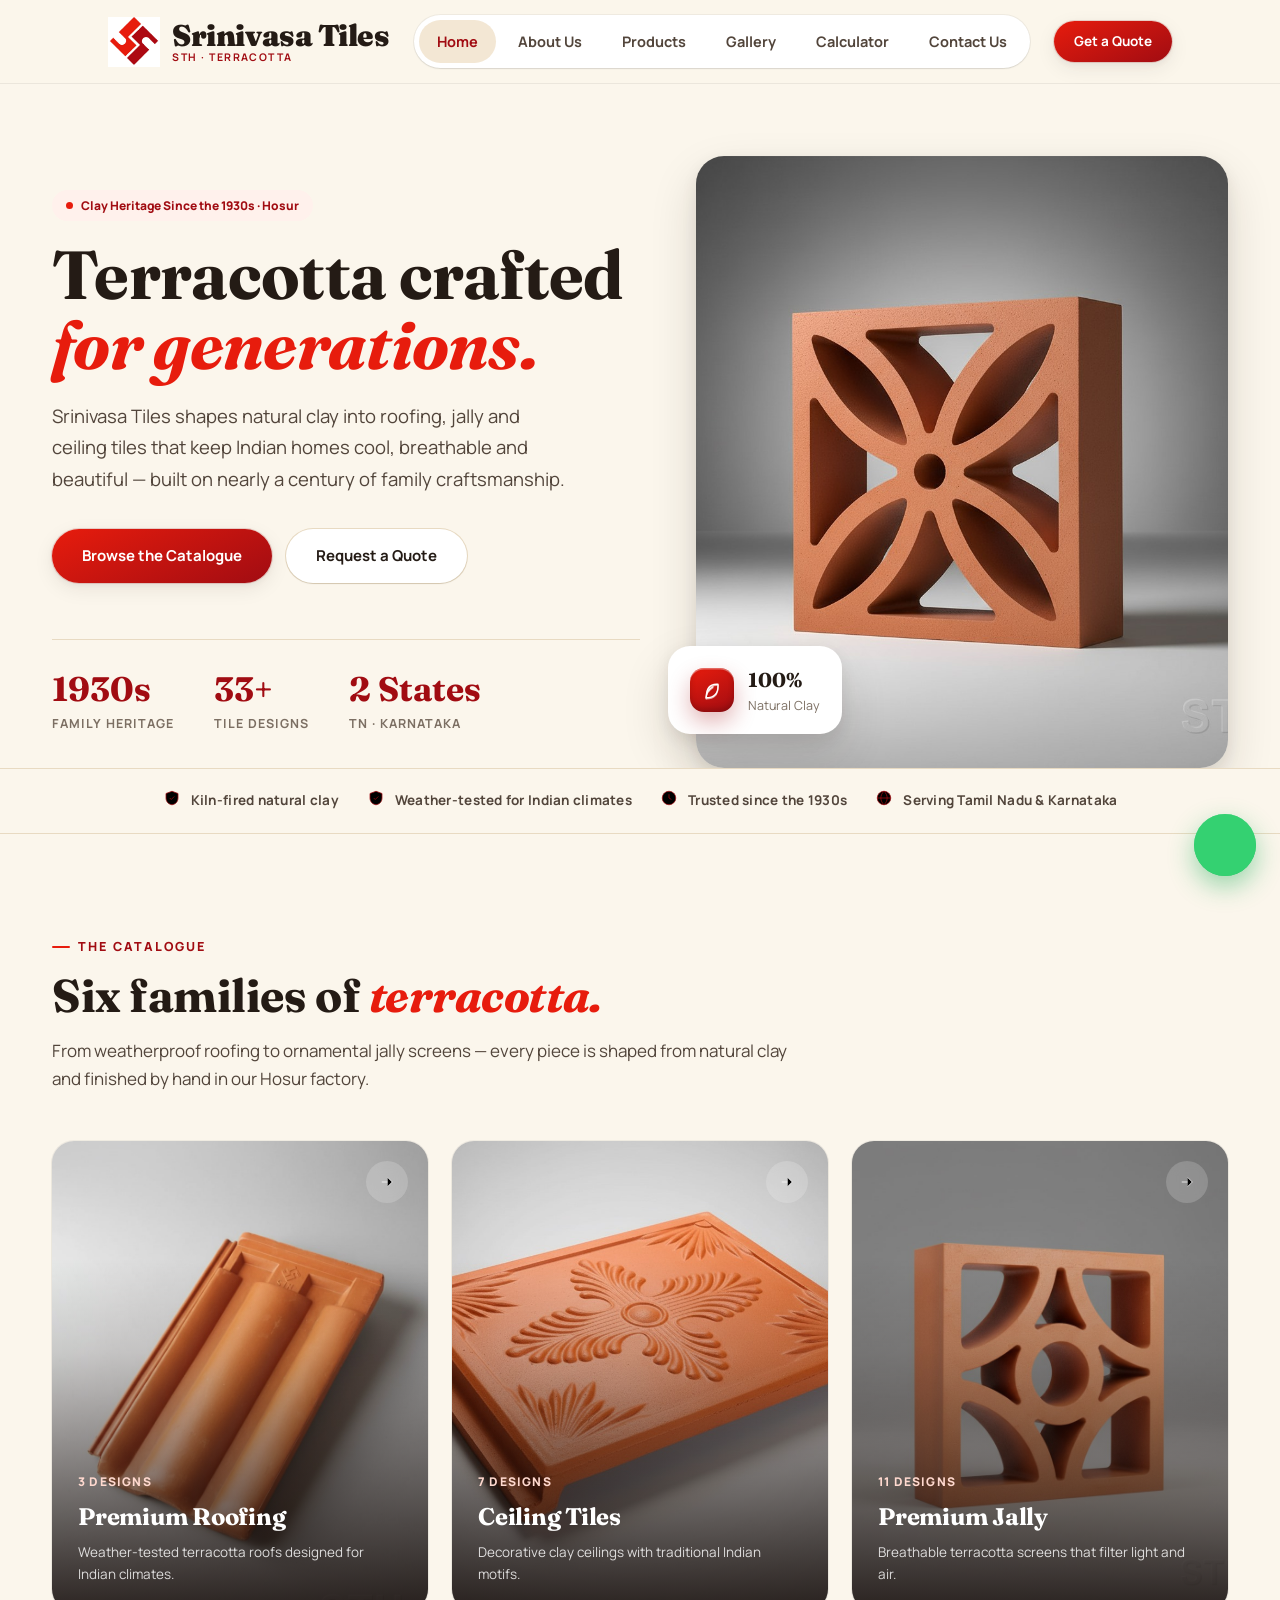
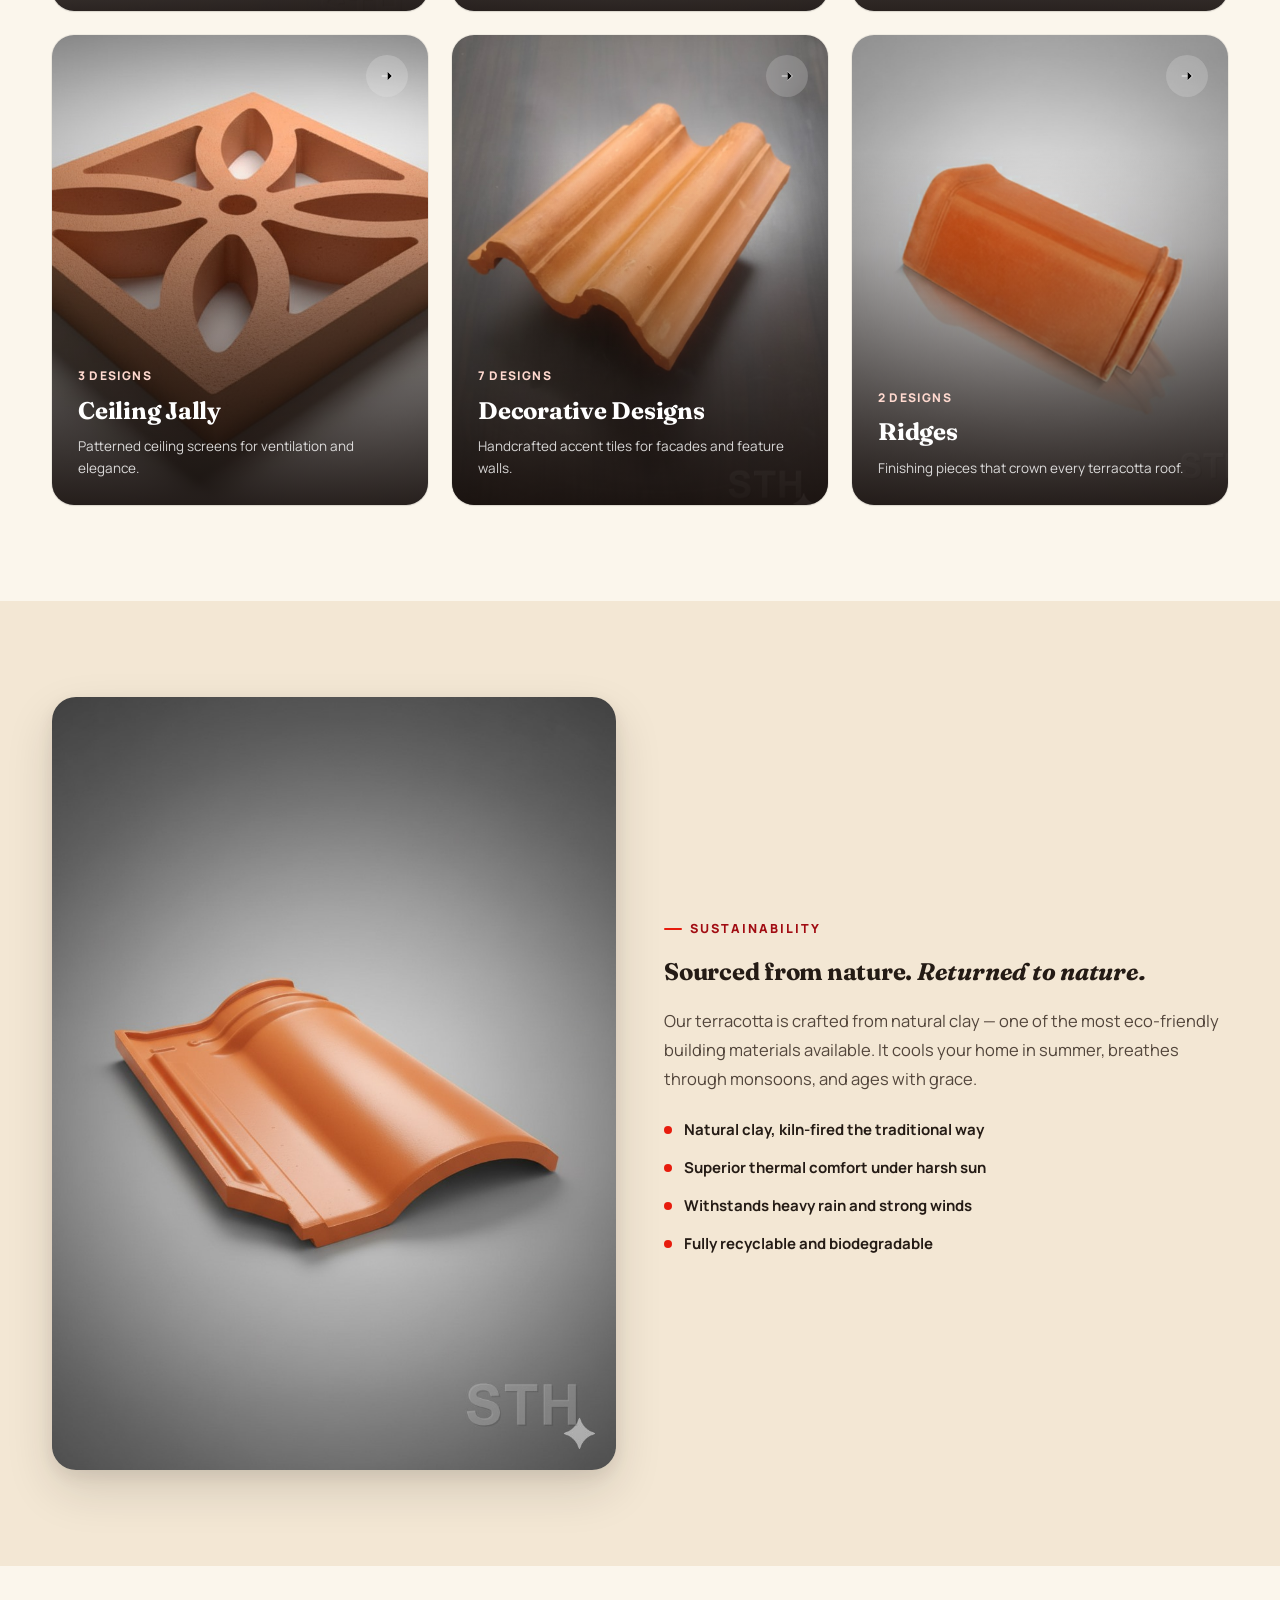
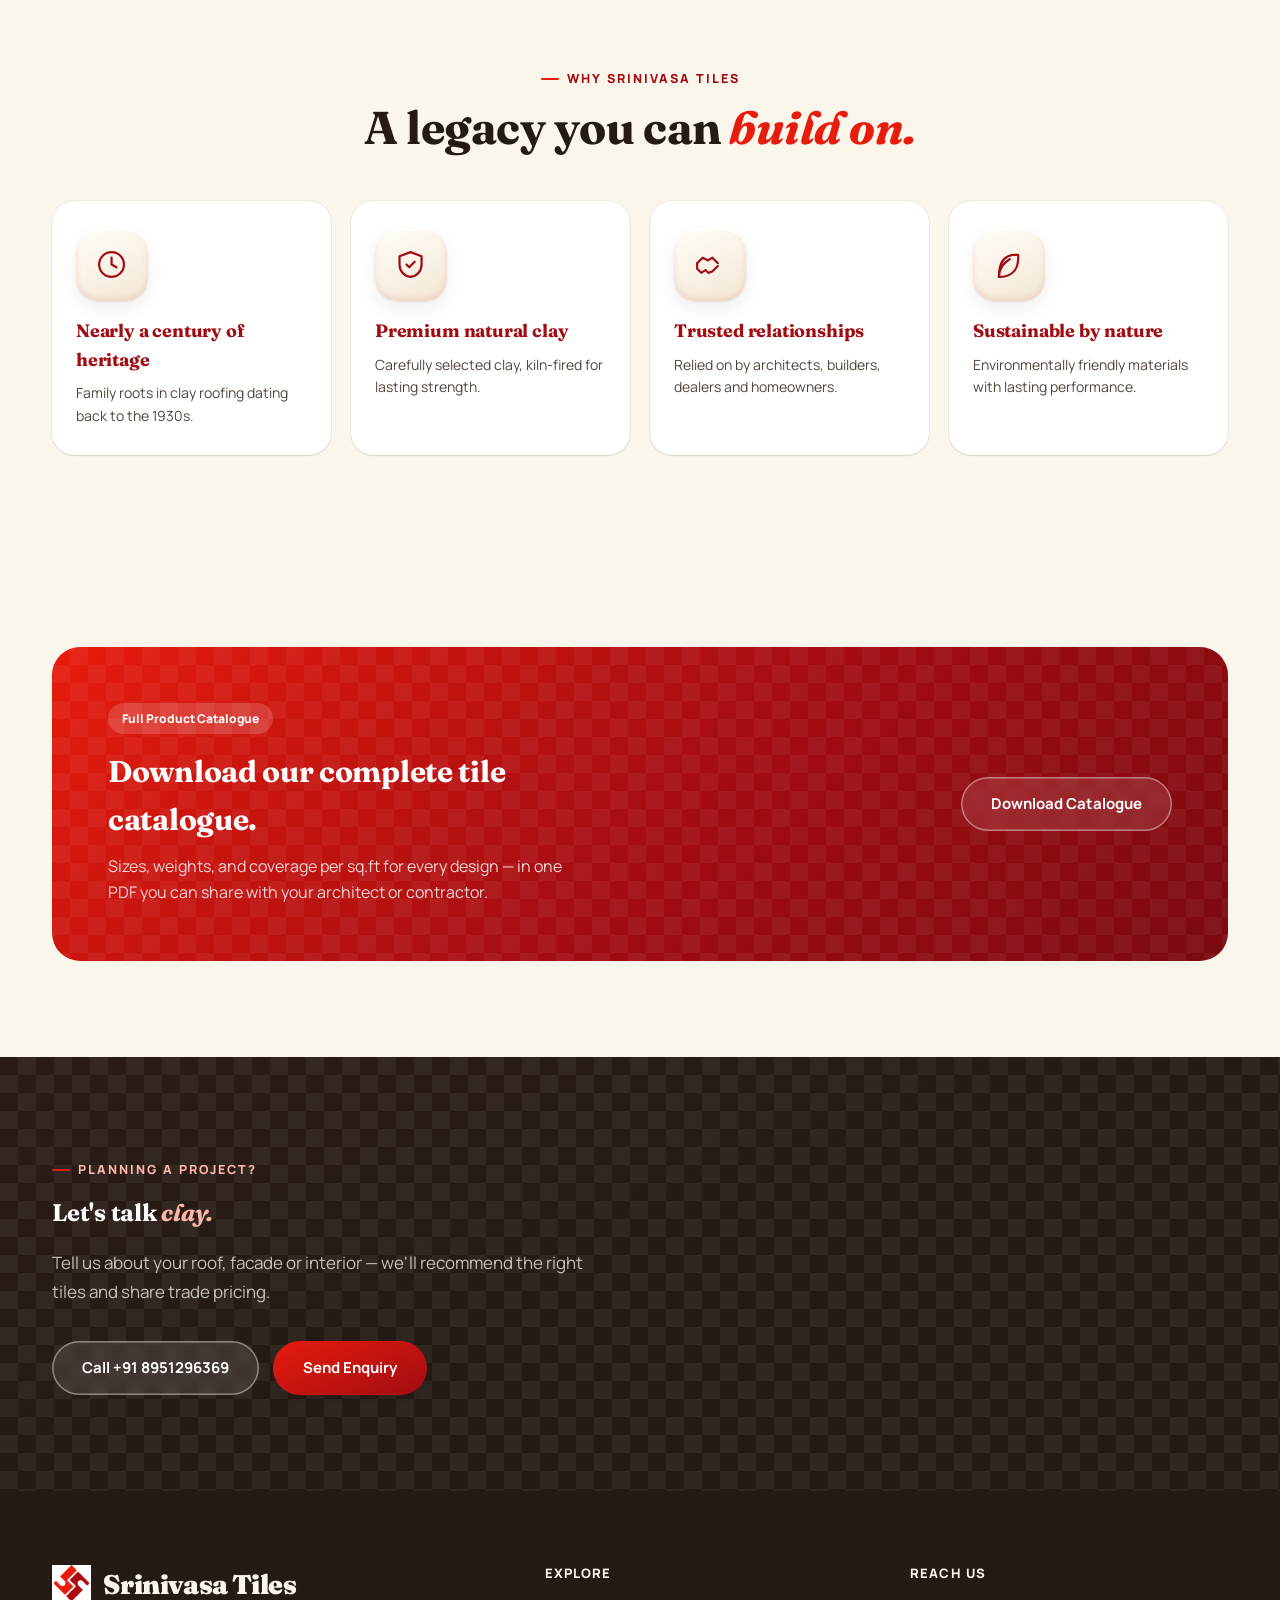
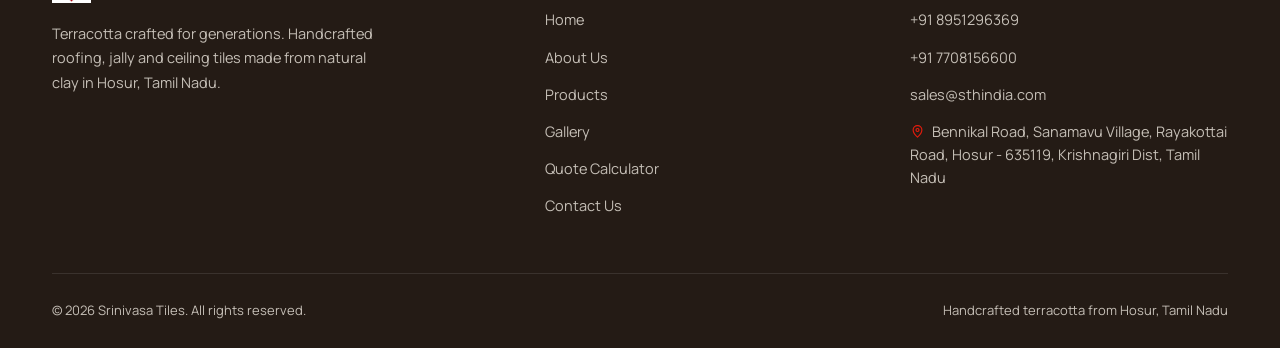
<file: index.html>
<!DOCTYPE html>
<html lang="en">
<head>
<meta charset="UTF-8">
<meta name="viewport" content="width=device-width, initial-scale=1.0">
<title>Srinivasa Tiles — Terracotta Roofing, Ceiling &amp; Jally Tiles | Hosur, Tamil Nadu</title>
<meta name="description" content="Srinivasa Tiles (STH) crafts premium terracotta roofing, ceiling and jally tiles in Hosur, Tamil Nadu — nearly a century of clay heritage since the 1930s.">
<link rel="icon" href="assets/images/logo/logo-icon.png">
<link rel="stylesheet" href="css/style.css">
</head>
<body>

<section class="hero">
  <div class="container">
    <div class="hero-grid">
      <div class="hero-copy reveal in">
        <div class="badge-pill"><span style="width:7px;height:7px;border-radius:50%;background:var(--clay-bright);display:inline-block;"></span>&nbsp;Clay Heritage Since the 1930s · Hosur</div>
        <h1 style="margin-top:18px;">Terracotta crafted <em>for generations.</em></h1>
        <p class="lede">Srinivasa Tiles shapes natural clay into roofing, jally and ceiling tiles that keep Indian homes cool, breathable and beautiful — built on nearly a century of family craftsmanship.</p>
        <div class="hero-cta">
          <a href="products.html" class="btn btn-primary">Browse the Catalogue</a>
          <a href="contact.html" class="btn btn-ghost">Request a Quote</a>
        </div>
        <div class="hero-stats">
          <div class="hero-stat"><strong>1930s</strong><span>Family Heritage</span></div>
          <div class="hero-stat"><strong>33+</strong><span>Tile Designs</span></div>
          <div class="hero-stat"><strong>2 States</strong><span>TN &middot; Karnataka</span></div>
        </div>
      </div>
      <div class="hero-visual reveal in">
        <div class="hero-frame">
          <img src="assets/images/products/premium-jally/amber-jally/1.jpg" alt="Srinivasa Tiles Amber Jally terracotta screen">
        </div>
        <div class="hero-badge-float">
          <span class="icon-badge clay sm" id="heroLeafBadge"></span>
          <span><strong>100%</strong><span>Natural Clay</span></span>
        </div>
      </div>
    </div>
  </div>
</section>

<section class="trust-strip reveal">
  <div class="container">
    <div class="trust-item"><span id="trustIcon1"></span>Kiln-fired natural clay</div>
    <div class="trust-item"><span id="trustIcon2"></span>Weather-tested for Indian climates</div>
    <div class="trust-item"><span id="trustIcon3"></span>Trusted since the 1930s</div>
    <div class="trust-item"><span id="trustIcon4"></span>Serving Tamil Nadu &amp; Karnataka</div>
  </div>
</section>

<section class="section-pad">
  <div class="container">
    <div class="section-head reveal">
      <div class="eyebrow">The Catalogue</div>
      <h2>Six families of <em>terracotta.</em></h2>
      <p>From weatherproof roofing to ornamental jally screens — every piece is shaped from natural clay and finished by hand in our Hosur factory.</p>
    </div>
    <div class="cat-grid" id="homeCategoryGrid"></div>
  </div>
</section>

<section class="section-pad bg-cream-deep">
  <div class="container">
    <div class="grid-2">
      <div class="reveal">
        <img src="assets/images/products/premium-roofing/roman-roofing/1.jpg" alt="Roman roofing terracotta tile close-up" style="border-radius: 24px; box-shadow: var(--shadow-lg);">
      </div>
      <div class="reveal">
        <div class="eyebrow">Sustainability</div>
        <h2>Sourced from nature. <em>Returned to nature.</em></h2>
        <p style="margin-top:16px; color:var(--ink-soft); font-size:16.5px; line-height:1.75;">Our terracotta is crafted from natural clay — one of the most eco-friendly building materials available. It cools your home in summer, breathes through monsoons, and ages with grace.</p>
        <ul style="margin-top:24px; display:flex; flex-direction:column; gap:14px;">
          <li style="display:flex; gap:12px; align-items:center; font-weight:700; font-size:15px;"><span style="width:8px;height:8px;border-radius:50%;background:var(--clay-bright);flex-shrink:0;"></span>Natural clay, kiln-fired the traditional way</li>
          <li style="display:flex; gap:12px; align-items:center; font-weight:700; font-size:15px;"><span style="width:8px;height:8px;border-radius:50%;background:var(--clay-bright);flex-shrink:0;"></span>Superior thermal comfort under harsh sun</li>
          <li style="display:flex; gap:12px; align-items:center; font-weight:700; font-size:15px;"><span style="width:8px;height:8px;border-radius:50%;background:var(--clay-bright);flex-shrink:0;"></span>Withstands heavy rain and strong winds</li>
          <li style="display:flex; gap:12px; align-items:center; font-weight:700; font-size:15px;"><span style="width:8px;height:8px;border-radius:50%;background:var(--clay-bright);flex-shrink:0;"></span>Fully recyclable and biodegradable</li>
        </ul>
      </div>
    </div>
  </div>
</section>

<section class="section-pad">
  <div class="container">
    <div class="section-head center reveal" style="margin-left:auto;margin-right:auto;">
      <div class="eyebrow" style="justify-content:center;">Why Srinivasa Tiles</div>
      <h2>A legacy you can <em>build on.</em></h2>
    </div>
    <div class="value-grid">
      <div class="value-card reveal" id="whyCard1"></div>
      <div class="value-card reveal" id="whyCard2"></div>
      <div class="value-card reveal" id="whyCard3"></div>
      <div class="value-card reveal" id="whyCard4"></div>
    </div>
  </div>
</section>

<section class="section-pad">
  <div class="container">
    <div class="catalogue-banner bg-clay reveal">
      <div class="lattice-bg" style="color:#fff;"></div>
      <div style="position:relative; z-index:1;">
        <div class="badge-pill" style="background:rgba(255,255,255,0.16); color:#fff;">Full Product Catalogue</div>
        <h3 style="margin-top:14px;">Download our complete tile catalogue.</h3>
        <p>Sizes, weights, and coverage per sq.ft for every design — in one PDF you can share with your architect or contractor.</p>
      </div>
      <a href="catalogue/Srinivasa-Tiles-Catalogue.pdf" download class="btn btn-on-dark" style="position:relative; z-index:1;" id="catalogueDownloadBtn">Download Catalogue</a>
    </div>
  </div>
</section>

<section class="section-pad bg-ink" style="position:relative; overflow:hidden;">
  <div class="lattice-bg" style="color:#fff;"></div>
  <div class="container" style="position:relative; z-index:1;">
    <div class="grid-2">
      <div class="reveal">
        <div class="eyebrow" style="color:#FFB6A8;">Planning a Project?</div>
        <h2 style="color:#fff;">Let's talk <em style="color:#FFB6A8;">clay.</em></h2>
        <p style="margin-top:16px; color:rgba(255,255,255,0.72); font-size:17px; line-height:1.7;">Tell us about your roof, facade or interior — we'll recommend the right tiles and share trade pricing.</p>
        <div class="hero-cta">
          <a href="tel:+918951296369" class="btn btn-on-dark">Call +91 8951296369</a>
          <a href="contact.html" class="btn btn-primary">Send Enquiry</a>
        </div>
      </div>
    </div>
  </div>
</section>

<script src="js/icons.js"></script>
<script src="js/main.js"></script>
<script src="js/products.js"></script>
<script>
  window.onSiteReady = function() {
    document.getElementById("heroLeafBadge").innerHTML = ICONS.leaf;
    document.getElementById("trustIcon1").innerHTML = ICONS.quality;
    document.getElementById("trustIcon2").innerHTML = ICONS.shield;
    document.getElementById("trustIcon3").innerHTML = ICONS.clock;
    document.getElementById("trustIcon4").innerHTML = ICONS.globe;

    const whys = [
      { icon: "heritage", title: "Nearly a century of heritage", text: "Family roots in clay roofing dating back to the 1930s." },
      { icon: "quality", title: "Premium natural clay", text: "Carefully selected clay, kiln-fired for lasting strength." },
      { icon: "handshake", title: "Trusted relationships", text: "Relied on by architects, builders, dealers and homeowners." },
      { icon: "leaf", title: "Sustainable by nature", text: "Environmentally friendly materials with lasting performance." },
    ];
    whys.forEach((w, i) => {
      document.getElementById("whyCard" + (i + 1)).innerHTML = `
        <span class="icon-badge lg">${ICONS[w.icon]}</span>
        <h4>${w.title}</h4>
        <p>${w.text}</p>`;
    });

    initHomeFeatured();
  };
</script>
</body>
</html>
</file>
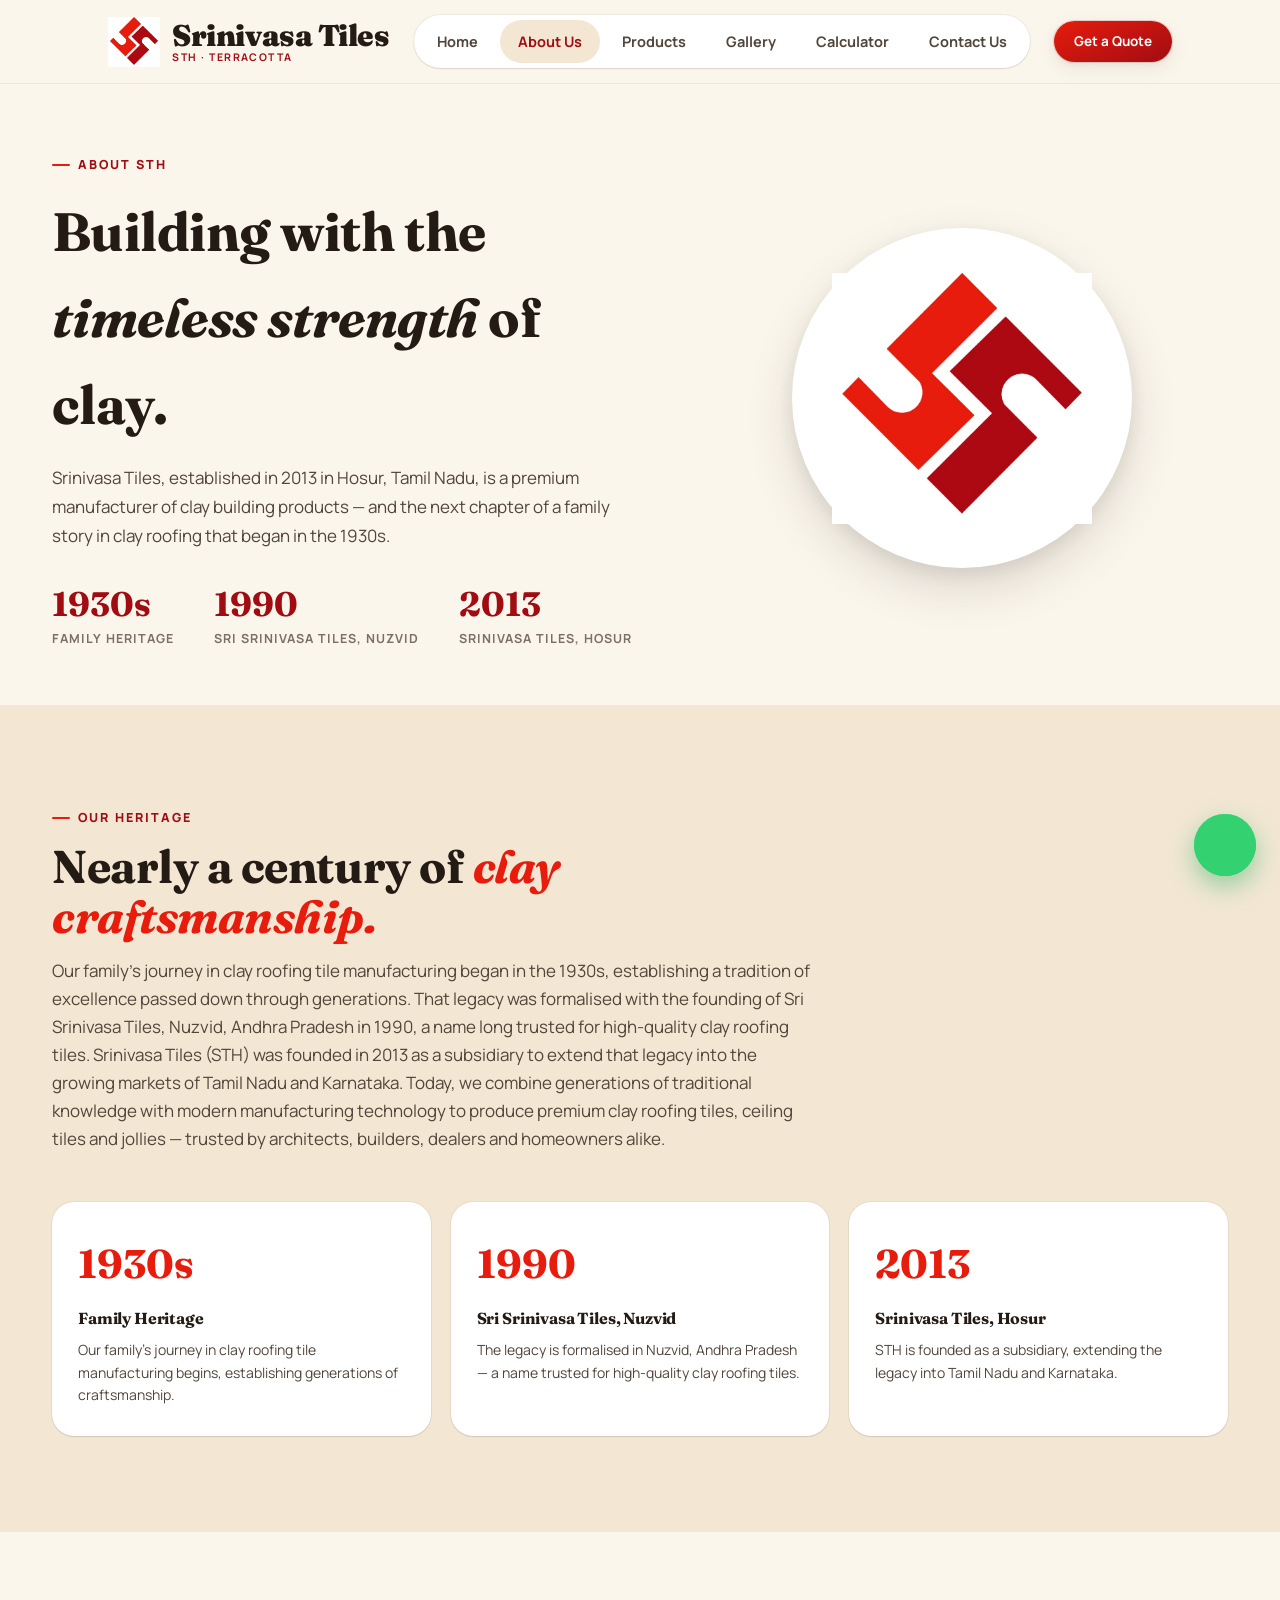
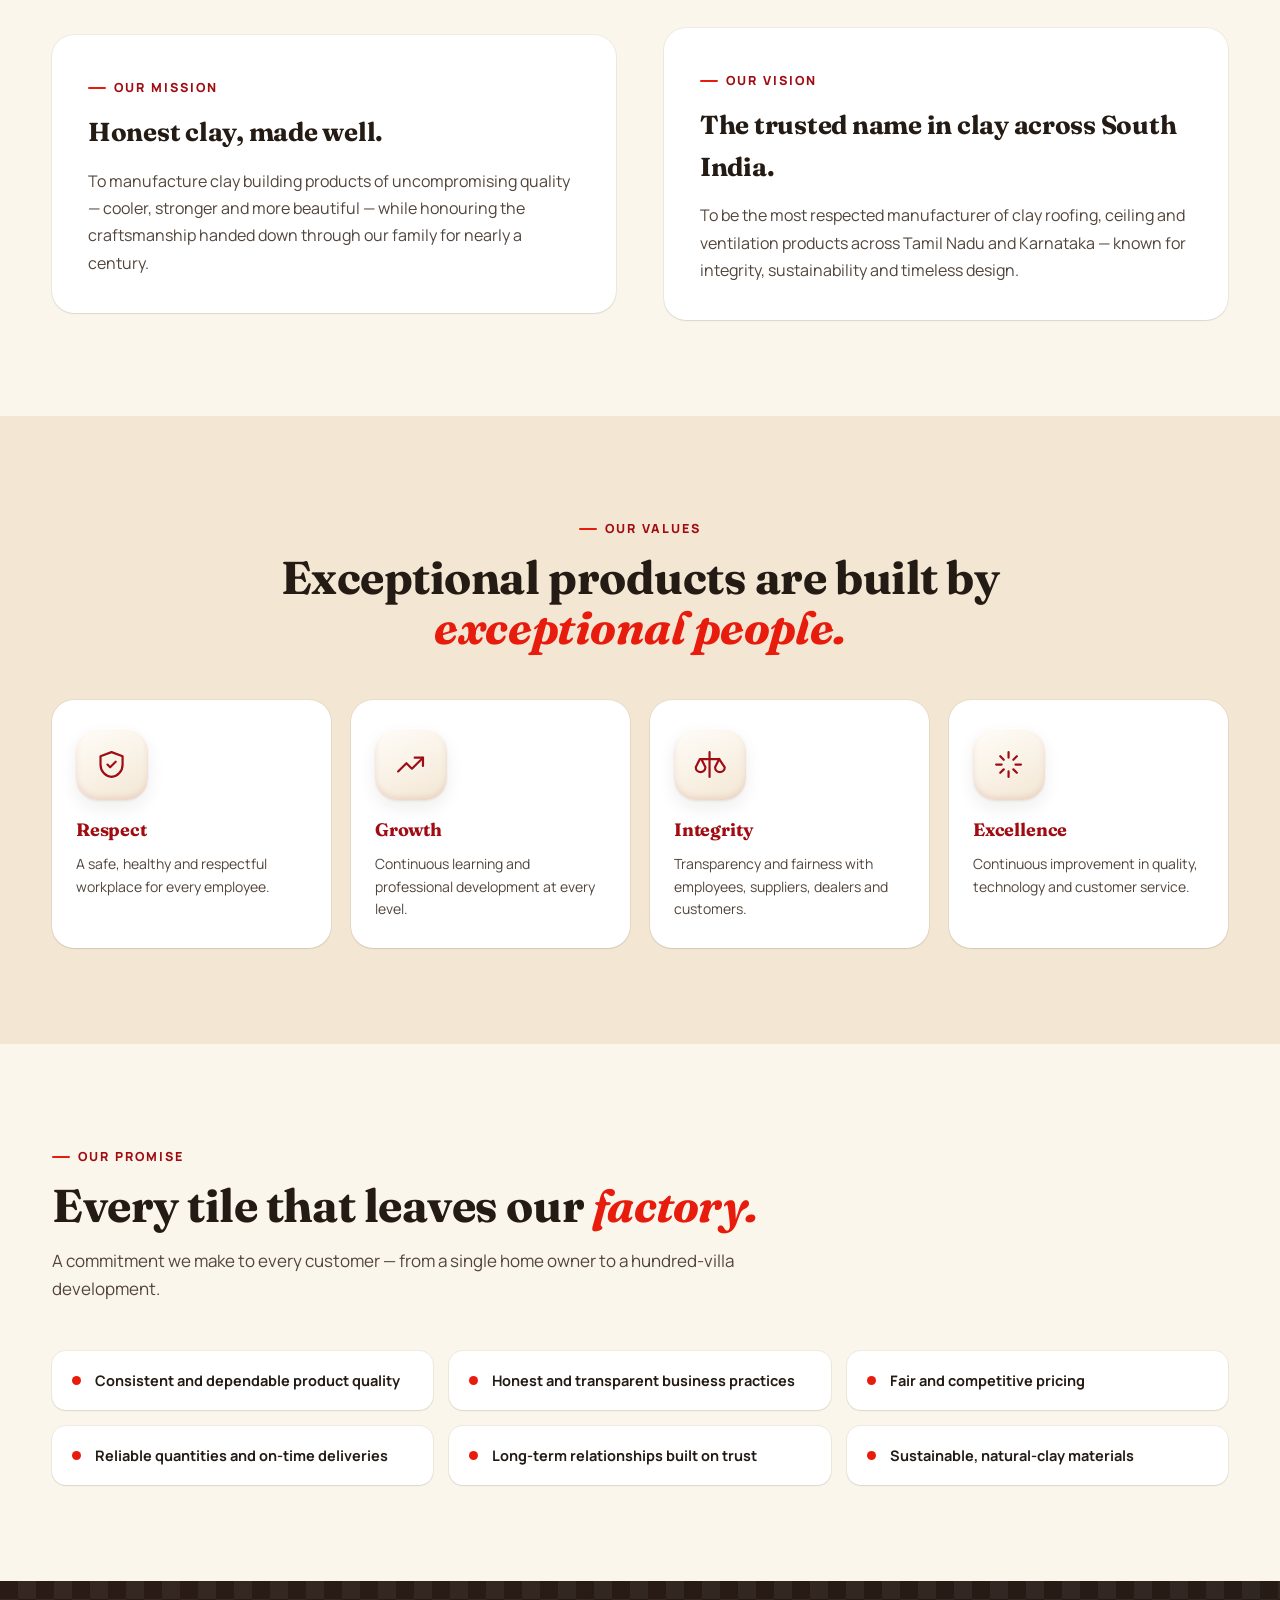
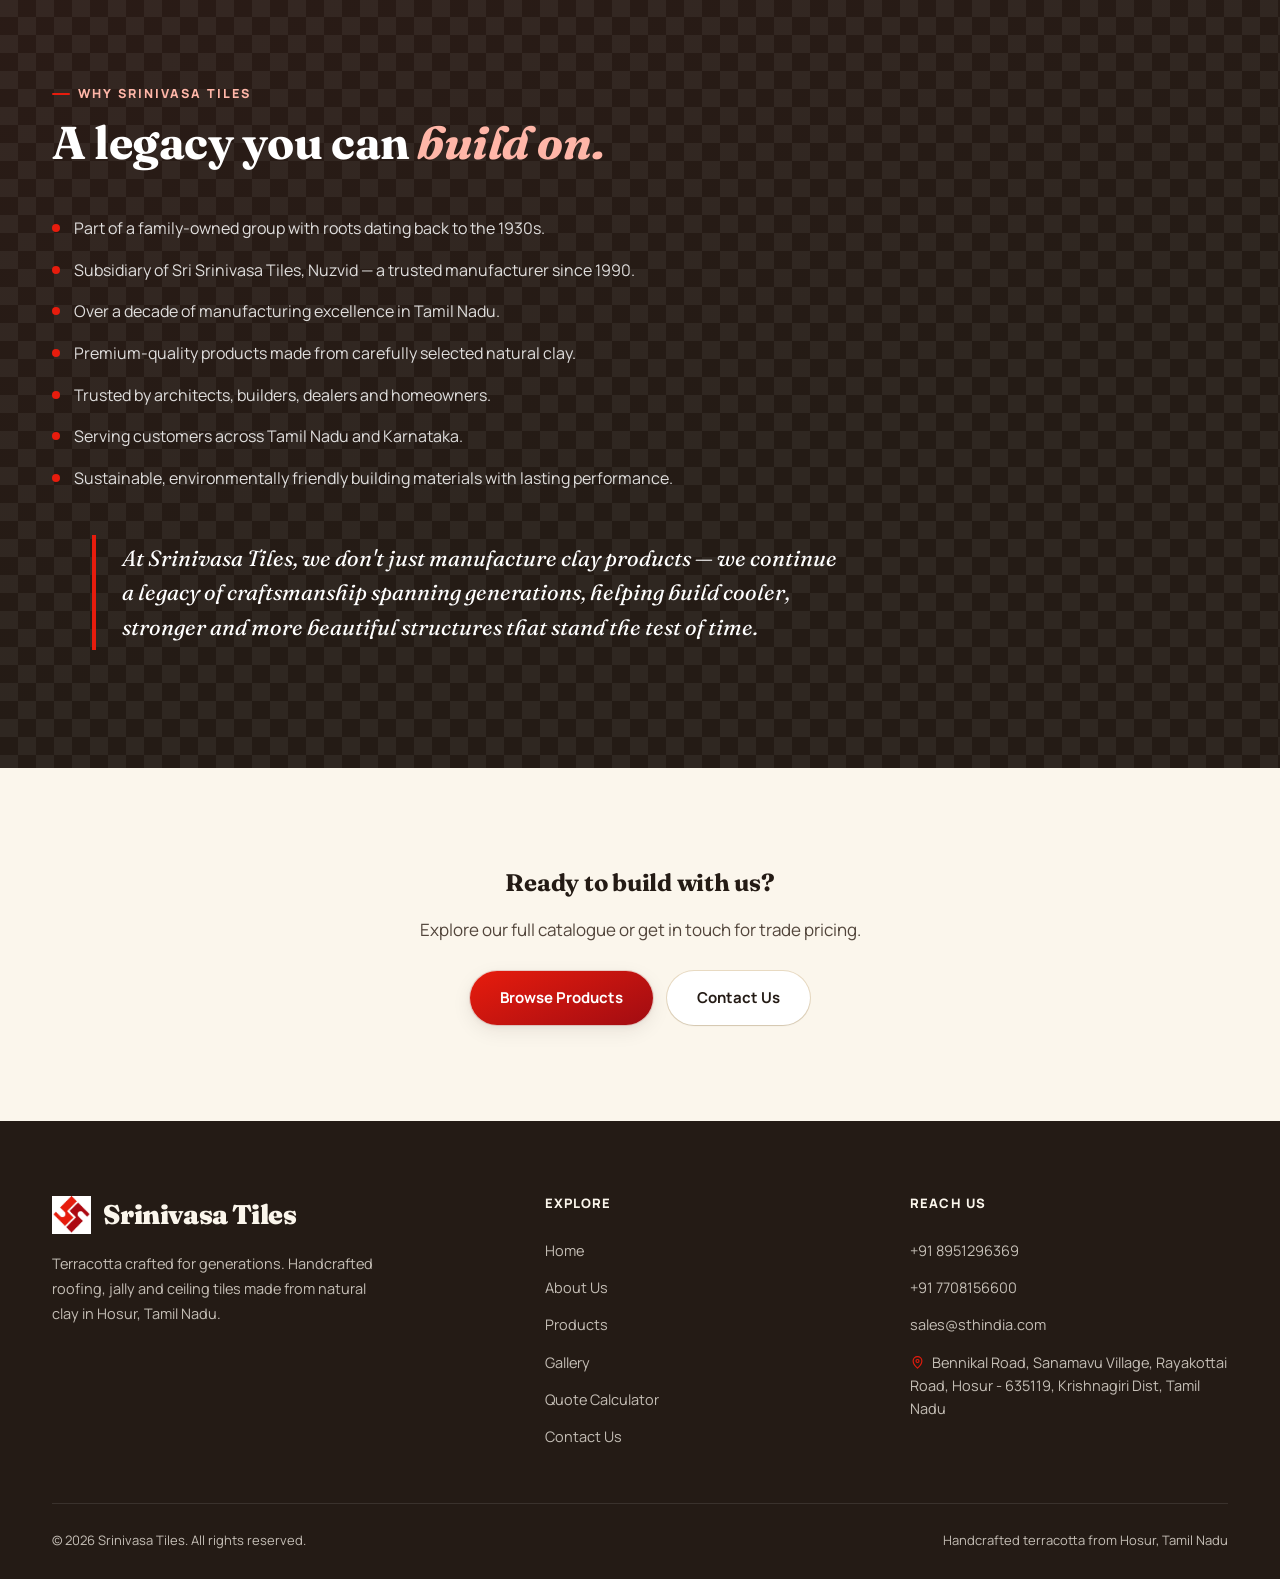
<file: about.html>
<!DOCTYPE html>
<html lang="en">
<head>
<meta charset="UTF-8">
<meta name="viewport" content="width=device-width, initial-scale=1.0">
<title>About Us — Srinivasa Tiles | Nearly a Century of Clay Craftsmanship</title>
<meta name="description" content="Srinivasa Tiles (STH), established 2013 in Hosur, is a subsidiary of Sri Srinivasa Tiles, Nuzvid — carrying forward a family legacy in clay roofing dating to the 1930s.">
<link rel="icon" href="assets/images/logo/logo-icon.png">
<link rel="stylesheet" href="css/style.css">
</head>
<body>

<section class="page-hero">
  <div class="container">
    <div class="hero-grid" style="align-items:center;">
      <div class="reveal in">
        <div class="eyebrow">About STH</div>
        <h1>Building with the <em>timeless strength</em> of clay.</h1>
        <p class="lede">Srinivasa Tiles, established in 2013 in Hosur, Tamil Nadu, is a premium manufacturer of clay building products — and the next chapter of a family story in clay roofing that began in the 1930s.</p>
        <div class="hero-stats" style="border-top:none; padding-top:0; margin-top:36px;">
          <div class="hero-stat"><strong>1930s</strong><span>Family Heritage</span></div>
          <div class="hero-stat"><strong>1990</strong><span>Sri Srinivasa Tiles, Nuzvid</span></div>
          <div class="hero-stat"><strong>2013</strong><span>Srinivasa Tiles, Hosur</span></div>
        </div>
      </div>
      <div class="reveal in" style="display:flex; justify-content:center;">
        <div style="width:340px; max-width:100%; aspect-ratio:1/1; border-radius:50%; background:var(--white); box-shadow:var(--shadow-lg); display:flex; align-items:center; justify-content:center; padding:40px;">
          <img src="assets/images/logo/logo.png" alt="Srinivasa Tiles logo" style="width:100%;">
        </div>
      </div>
    </div>
  </div>
</section>

<section class="section-pad bg-cream-deep">
  <div class="container">
    <div class="section-head reveal">
      <div class="eyebrow">Our Heritage</div>
      <h2>Nearly a century of <em>clay craftsmanship.</em></h2>
      <p>Our family's journey in clay roofing tile manufacturing began in the 1930s, establishing a tradition of excellence passed down through generations. That legacy was formalised with the founding of Sri Srinivasa Tiles, Nuzvid, Andhra Pradesh in 1990, a name long trusted for high-quality clay roofing tiles. Srinivasa Tiles (STH) was founded in 2013 as a subsidiary to extend that legacy into the growing markets of Tamil Nadu and Karnataka. Today, we combine generations of traditional knowledge with modern manufacturing technology to produce premium clay roofing tiles, ceiling tiles and jollies — trusted by architects, builders, dealers and homeowners alike.</p>
    </div>
    <div class="timeline">
      <div class="timeline-item reveal">
        <span class="year">1930s</span>
        <h4>Family Heritage</h4>
        <p>Our family's journey in clay roofing tile manufacturing begins, establishing generations of craftsmanship.</p>
      </div>
      <div class="timeline-item reveal">
        <span class="year">1990</span>
        <h4>Sri Srinivasa Tiles, Nuzvid</h4>
        <p>The legacy is formalised in Nuzvid, Andhra Pradesh — a name trusted for high-quality clay roofing tiles.</p>
      </div>
      <div class="timeline-item reveal">
        <span class="year">2013</span>
        <h4>Srinivasa Tiles, Hosur</h4>
        <p>STH is founded as a subsidiary, extending the legacy into Tamil Nadu and Karnataka.</p>
      </div>
    </div>
  </div>
</section>

<section class="section-pad">
  <div class="container">
    <div class="grid-2">
      <div class="card reveal" style="padding:36px;">
        <div class="eyebrow">Our Mission</div>
        <h3 style="font-size:26px;">Honest clay, made well.</h3>
        <p style="margin-top:14px; color:var(--ink-soft); line-height:1.7;">To manufacture clay building products of uncompromising quality — cooler, stronger and more beautiful — while honouring the craftsmanship handed down through our family for nearly a century.</p>
      </div>
      <div class="card reveal" style="padding:36px;">
        <div class="eyebrow">Our Vision</div>
        <h3 style="font-size:26px;">The trusted name in clay across South India.</h3>
        <p style="margin-top:14px; color:var(--ink-soft); line-height:1.7;">To be the most respected manufacturer of clay roofing, ceiling and ventilation products across Tamil Nadu and Karnataka — known for integrity, sustainability and timeless design.</p>
      </div>
    </div>
  </div>
</section>

<section class="section-pad bg-cream-deep">
  <div class="container">
    <div class="section-head center reveal" style="margin-left:auto;margin-right:auto;">
      <div class="eyebrow" style="justify-content:center;">Our Values</div>
      <h2>Exceptional products are built by <em>exceptional people.</em></h2>
    </div>
    <div class="value-grid">
      <div class="value-card reveal" id="valueCard1"></div>
      <div class="value-card reveal" id="valueCard2"></div>
      <div class="value-card reveal" id="valueCard3"></div>
      <div class="value-card reveal" id="valueCard4"></div>
    </div>
  </div>
</section>

<section class="section-pad">
  <div class="container">
    <div class="section-head reveal">
      <div class="eyebrow">Our Promise</div>
      <h2>Every tile that leaves our <em>factory.</em></h2>
      <p>A commitment we make to every customer — from a single home owner to a hundred-villa development.</p>
    </div>
    <div class="promise-grid">
      <div class="promise-item reveal"><span class="dot"></span>Consistent and dependable product quality</div>
      <div class="promise-item reveal"><span class="dot"></span>Honest and transparent business practices</div>
      <div class="promise-item reveal"><span class="dot"></span>Fair and competitive pricing</div>
      <div class="promise-item reveal"><span class="dot"></span>Reliable quantities and on-time deliveries</div>
      <div class="promise-item reveal"><span class="dot"></span>Long-term relationships built on trust</div>
      <div class="promise-item reveal"><span class="dot"></span>Sustainable, natural-clay materials</div>
    </div>
  </div>
</section>

<section class="section-pad bg-ink" style="position:relative; overflow:hidden;">
  <div class="lattice-bg" style="color:#fff;"></div>
  <div class="container" style="position:relative; z-index:1;">
    <div class="section-head reveal">
      <div class="eyebrow" style="color:#FFB6A8;">Why Srinivasa Tiles</div>
      <h2 style="color:#fff;">A legacy you can <em style="color:#FFB6A8;">build on.</em></h2>
    </div>
    <ul style="display:flex; flex-direction:column; gap:16px; max-width:720px;">
      <li style="display:flex; gap:14px; align-items:flex-start; color:rgba(255,255,255,0.85); font-size:16px;"><span style="width:8px;height:8px;margin-top:8px;border-radius:50%;background:var(--clay-bright);flex-shrink:0;"></span>Part of a family-owned group with roots dating back to the 1930s.</li>
      <li style="display:flex; gap:14px; align-items:flex-start; color:rgba(255,255,255,0.85); font-size:16px;"><span style="width:8px;height:8px;margin-top:8px;border-radius:50%;background:var(--clay-bright);flex-shrink:0;"></span>Subsidiary of Sri Srinivasa Tiles, Nuzvid — a trusted manufacturer since 1990.</li>
      <li style="display:flex; gap:14px; align-items:flex-start; color:rgba(255,255,255,0.85); font-size:16px;"><span style="width:8px;height:8px;margin-top:8px;border-radius:50%;background:var(--clay-bright);flex-shrink:0;"></span>Over a decade of manufacturing excellence in Tamil Nadu.</li>
      <li style="display:flex; gap:14px; align-items:flex-start; color:rgba(255,255,255,0.85); font-size:16px;"><span style="width:8px;height:8px;margin-top:8px;border-radius:50%;background:var(--clay-bright);flex-shrink:0;"></span>Premium-quality products made from carefully selected natural clay.</li>
      <li style="display:flex; gap:14px; align-items:flex-start; color:rgba(255,255,255,0.85); font-size:16px;"><span style="width:8px;height:8px;margin-top:8px;border-radius:50%;background:var(--clay-bright);flex-shrink:0;"></span>Trusted by architects, builders, dealers and homeowners.</li>
      <li style="display:flex; gap:14px; align-items:flex-start; color:rgba(255,255,255,0.85); font-size:16px;"><span style="width:8px;height:8px;margin-top:8px;border-radius:50%;background:var(--clay-bright);flex-shrink:0;"></span>Serving customers across Tamil Nadu and Karnataka.</li>
      <li style="display:flex; gap:14px; align-items:flex-start; color:rgba(255,255,255,0.85); font-size:16px;"><span style="width:8px;height:8px;margin-top:8px;border-radius:50%;background:var(--clay-bright);flex-shrink:0;"></span>Sustainable, environmentally friendly building materials with lasting performance.</li>
    </ul>
    <blockquote class="pull-quote reveal" style="color:#fff; border-color:var(--clay-bright); margin-top:44px; max-width:760px;">
      At Srinivasa Tiles, we don't just manufacture clay products — we continue a legacy of craftsmanship spanning generations, helping build cooler, stronger and more beautiful structures that stand the test of time.
    </blockquote>
  </div>
</section>

<section class="section-pad">
  <div class="container text-center reveal">
    <h2>Ready to build with us?</h2>
    <p style="margin-top:14px; color:var(--ink-soft); font-size:17px;">Explore our full catalogue or get in touch for trade pricing.</p>
    <div class="hero-cta" style="justify-content:center; margin-top:28px;">
      <a href="products.html" class="btn btn-primary">Browse Products</a>
      <a href="contact.html" class="btn btn-ghost">Contact Us</a>
    </div>
  </div>
</section>

<script src="js/icons.js"></script>
<script src="js/main.js"></script>
<script>
  window.onSiteReady = function() {
    const values = [
      { icon: "shield", title: "Respect", text: "A safe, healthy and respectful workplace for every employee." },
      { icon: "growth", title: "Growth", text: "Continuous learning and professional development at every level." },
      { icon: "scale", title: "Integrity", text: "Transparency and fairness with employees, suppliers, dealers and customers." },
      { icon: "spark", title: "Excellence", text: "Continuous improvement in quality, technology and customer service." },
    ];
    values.forEach((v, i) => {
      document.getElementById("valueCard" + (i + 1)).innerHTML = `
        <span class="icon-badge lg">${ICONS[v.icon]}</span>
        <h4>${v.title}</h4>
        <p>${v.text}</p>`;
    });
  };
</script>
</body>
</html>
</file>
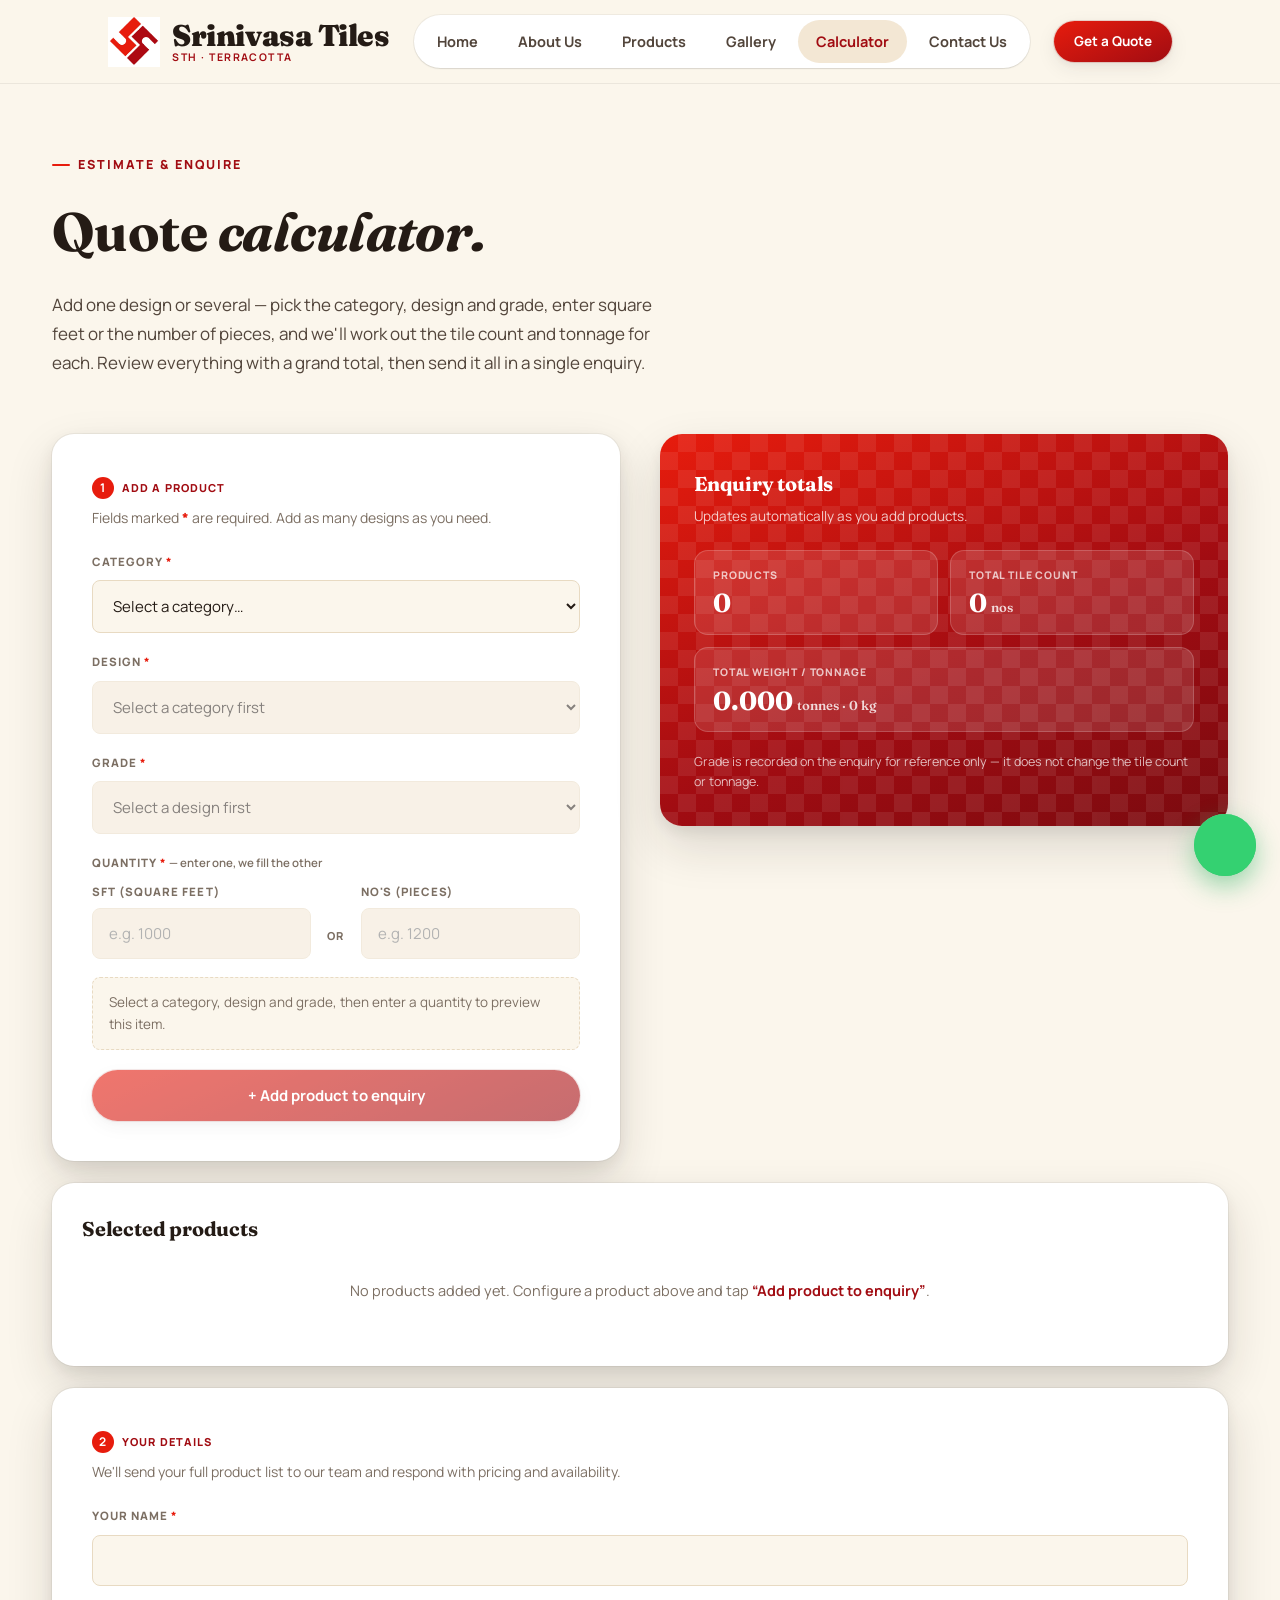
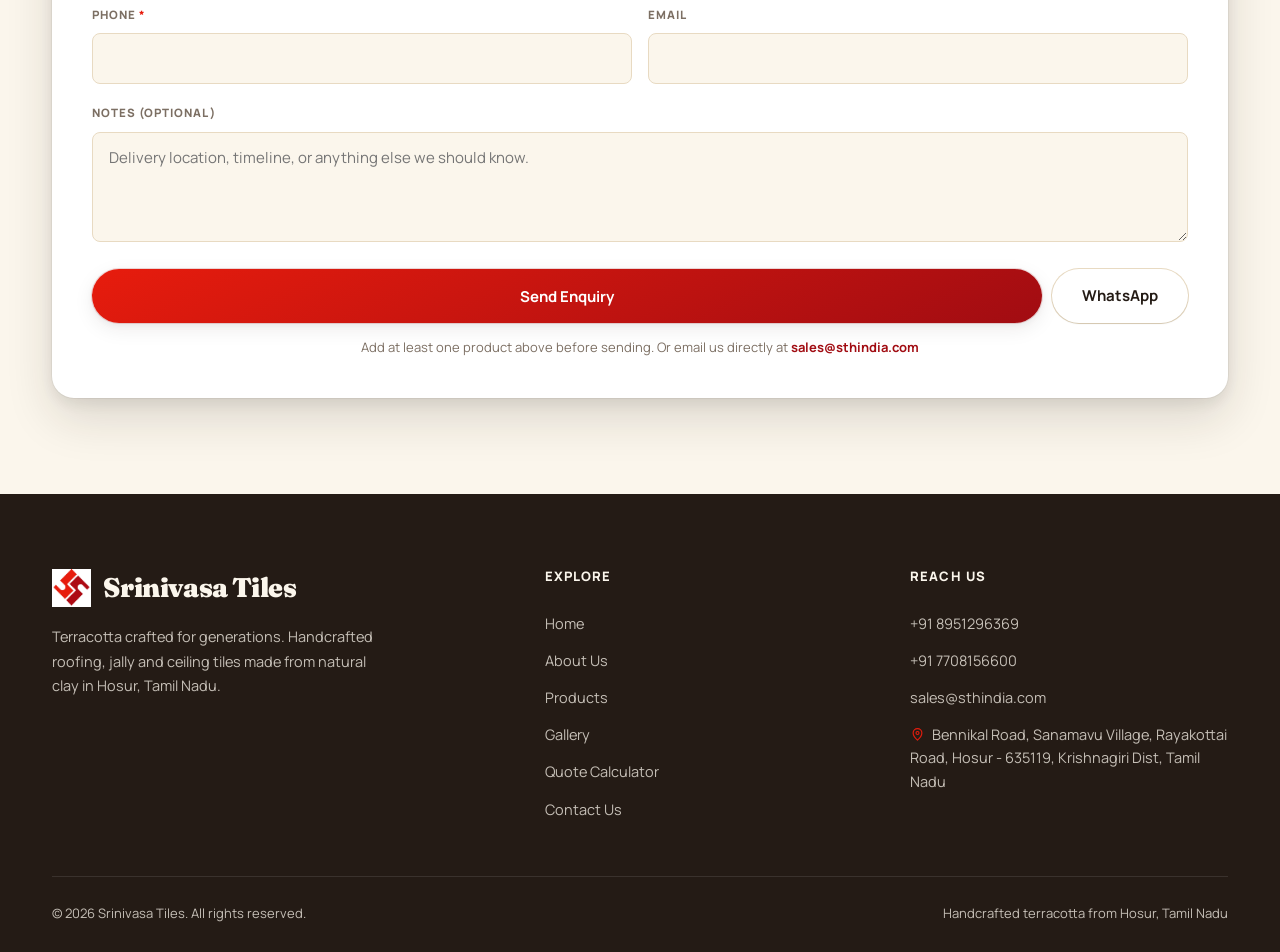
<file: calculator.html>
<!DOCTYPE html>
<html lang="en">
<head>
<meta charset="UTF-8">
<meta name="viewport" content="width=device-width, initial-scale=1.0">
<title>Quote Calculator — Srinivasa Tiles | Multi-Product SFT, Pieces &amp; Tonnage Estimator</title>
<meta name="description" content="Build a multi-design terracotta enquiry in seconds. Add several products, enter square feet or number of pieces for each, review tile counts and tonnage with a grand total, then send the whole enquiry in one go.">
<link rel="icon" href="assets/images/logo/logo-icon.png">
<link rel="stylesheet" href="css/style.css">
<style>
  /* ---- Quote Calculator page ---- */
  .calc-shell { display: grid; grid-template-columns: 1fr 1fr; gap: 40px; align-items: flex-start; }
  @media (max-width: 900px) { .calc-shell { grid-template-columns: 1fr; gap: 28px; } }

  .calc-step {
    display: inline-flex; align-items: center; gap: 8px;
    font-size: 11px; font-weight: 800; letter-spacing: 0.1em; text-transform: uppercase;
    color: var(--clay-deep); margin-bottom: 12px;
  }
  .calc-step b {
    display: inline-flex; align-items: center; justify-content: center;
    width: 22px; height: 22px; border-radius: 50%;
    background: var(--clay-bright); color: #fff; font-size: 12px;
  }

  .calc-inputs-or { display: grid; grid-template-columns: 1fr auto 1fr; gap: 16px; align-items: end; }
  .calc-or-divider {
    display: flex; align-items: center; justify-content: center;
    font-size: 11px; font-weight: 800; letter-spacing: 0.12em; text-transform: uppercase;
    color: var(--stone); padding-bottom: 14px;
  }
  @media (max-width: 560px) {
    .calc-inputs-or { grid-template-columns: 1fr; gap: 10px; }
    .calc-or-divider { padding: 4px 0; }
  }
  .calc-input-help { margin-top: 10px; font-size: 12.5px; color: var(--stone); }
  select:disabled, input:disabled { opacity: 0.55; cursor: not-allowed; background: var(--cream-deep); }

  .calc-item-preview {
    margin-top: 18px; padding: 14px 16px;
    border-radius: var(--radius-sm); border: 1.5px dashed var(--cream-line);
    background: var(--cream); font-size: 13.5px; color: var(--stone); line-height: 1.6;
  }
  .calc-item-preview strong { color: var(--clay-deep); font-family: var(--font-display); font-size: 15px; }

  .calc-form-card.is-editing { box-shadow: var(--shadow-lg), 0 0 0 2px var(--clay-bright); }
  .calc-btn-row { display: grid; grid-template-columns: 1fr; gap: 10px; margin-top: 20px; }
  .calc-btn-row.two { grid-template-columns: 1fr auto; }

  /* Totals panel (clay) */
  .calc-result {
    position: relative; border-radius: var(--radius-lg); padding: 34px; color: var(--cream);
    background: linear-gradient(155deg, var(--clay-bright) 0%, var(--clay-deep) 58%, var(--clay-ember) 100%);
    box-shadow: var(--shadow-lg); overflow: hidden;
  }
  @media (min-width: 901px) { .calc-result { position: sticky; top: 96px; } }
  .calc-result h3 { color: #fff; font-size: 20px; }
  .calc-result-sub { margin-top: 6px; font-size: 13.5px; color: rgba(255,255,255,0.78); }
  .calc-stats { display: grid; grid-template-columns: 1fr 1fr; gap: 12px; margin-top: 22px; }
  .calc-stat {
    background: rgba(255,255,255,0.12); border: 1px solid rgba(255,255,255,0.18);
    border-radius: var(--radius-md); padding: 16px 18px;
  }
  .calc-stat.full { grid-column: 1 / -1; }
  .calc-stat span { display: block; font-size: 10.5px; letter-spacing: 0.08em; text-transform: uppercase; color: rgba(255,255,255,0.72); font-weight: 800; }
  .calc-stat strong { display: block; margin-top: 6px; font-family: var(--font-display); font-size: 26px; line-height: 1.1; color: #fff; }
  .calc-stat small { font-size: 13px; font-weight: 600; opacity: 0.82; margin-left: 4px; }
  .calc-result-note { margin-top: 20px; font-size: 12.5px; color: rgba(255,255,255,0.72); line-height: 1.6; }

  .calc-hidden { display: none !important; }

  /* Selected-products table */
  .calc-table-wrap { margin-top: 22px; overflow-x: auto; }
  .calc-table { width: 100%; border-collapse: collapse; font-size: 14px; min-width: 720px; }
  .calc-table th {
    text-align: left; font-size: 10.5px; letter-spacing: 0.07em; text-transform: uppercase;
    color: var(--stone); font-weight: 800; padding: 0 14px 12px; border-bottom: 2px solid var(--cream-line); white-space: nowrap;
  }
  .calc-table td { padding: 15px 14px; border-bottom: 1px solid var(--cream-line); color: var(--ink); vertical-align: middle; }
  .calc-table td .cell-strong { color: var(--clay-deep); font-family: var(--font-display); font-size: 15px; }
  .calc-table td .cell-sub { display: block; font-size: 11.5px; color: var(--stone); margin-top: 2px; }
  .calc-table .col-num { width: 34px; color: var(--stone); font-weight: 800; }
  .calc-table .col-actions { text-align: right; white-space: nowrap; }
  .calc-grade-pill {
    display: inline-block; background: var(--cream-deep); color: var(--clay-deep);
    font-size: 12px; font-weight: 800; padding: 3px 11px; border-radius: var(--radius-pill);
  }
  .calc-row-btn {
    display: inline-flex; align-items: center; justify-content: center; gap: 5px;
    border: 1.5px solid var(--cream-line); background: var(--white); color: var(--ink-soft);
    font-family: var(--font-body); font-size: 12.5px; font-weight: 700; cursor: pointer;
    padding: 7px 13px; border-radius: var(--radius-pill); transition: all 0.18s; margin-left: 6px;
  }
  .calc-row-btn:hover { border-color: var(--clay-bright); color: var(--clay-deep); }
  .calc-row-btn.danger:hover { border-color: var(--clay-bright); color: var(--clay-bright); background: var(--clay-glow); }
  .calc-table tfoot td {
    border-bottom: none; border-top: 2px solid var(--cream-line);
    padding-top: 18px; font-weight: 800;
  }
  .calc-table tfoot .grand-label { font-size: 12px; letter-spacing: 0.06em; text-transform: uppercase; color: var(--clay-deep); }
  .calc-table tfoot .grand-val { font-family: var(--font-display); font-size: 17px; color: var(--clay-deep); }
  .calc-empty-table { padding: 34px 10px; text-align: center; color: var(--stone); font-size: 14.5px; }

  .calc-success { display: none; text-align: center; padding: 40px 20px; }
  .calc-success.show { display: block; }
  .calc-success .icon-badge { margin: 0 auto 18px; }
</style>
</head>
<body>

<section class="page-hero">
  <div class="container">
    <div class="eyebrow reveal in">Estimate &amp; Enquire</div>
    <h1 class="reveal in">Quote <em>calculator.</em></h1>
    <p class="lede reveal in">Add one design or several — pick the category, design and grade, enter square feet or the number of pieces, and we'll work out the tile count and tonnage for each. Review everything with a grand total, then send it all in a single enquiry.</p>
  </div>
</section>

<section class="section-pad" style="padding-top:0;">
  <div class="container">

    <!-- STEP 1 — Add products -->
    <div class="calc-shell">

      <!-- Selection form -->
      <div class="reveal">
        <div class="form-card calc-form-card" id="calcFormCard">
          <div class="calc-step"><b>1</b> Add a product</div>
          <p style="color:var(--stone); font-size:14px; margin-top:-4px;">Fields marked <span style="color:var(--clay-bright); font-weight:800;">*</span> are required. Add as many designs as you need.</p>

          <form id="calcAddForm" style="margin-top:24px;" autocomplete="off" onsubmit="return false;">
            <div class="form-row">
              <label for="calcCategory">Category <span style="color:var(--clay-bright);">*</span></label>
              <select id="calcCategory" required>
                <option value="">Select a category…</option>
              </select>
            </div>
            <div class="form-row">
              <label for="calcDesign">Design <span style="color:var(--clay-bright);">*</span></label>
              <select id="calcDesign" required disabled>
                <option value="">Select a category first</option>
              </select>
            </div>
            <div class="form-row">
              <label for="calcGrade">Grade <span style="color:var(--clay-bright);">*</span></label>
              <select id="calcGrade" required disabled>
                <option value="">Select a design first</option>
              </select>
            </div>

            <div class="form-row" style="margin-bottom:10px;">
              <label>Quantity <span style="color:var(--clay-bright);">*</span> <span style="text-transform:none; font-weight:600; color:var(--stone); letter-spacing:0;">— enter one, we fill the other</span></label>
            </div>
            <div class="calc-inputs-or">
              <div>
                <label for="calcSft" style="margin-bottom:7px;">SFT (Square Feet)</label>
                <input type="number" id="calcSft" inputmode="decimal" min="0" step="any" placeholder="e.g. 1000" disabled>
              </div>
              <div class="calc-or-divider">or</div>
              <div>
                <label for="calcNos" style="margin-bottom:7px;">No's (Pieces)</label>
                <input type="number" id="calcNos" inputmode="numeric" min="0" step="any" placeholder="e.g. 1200" disabled>
              </div>
            </div>

            <div class="calc-item-preview" id="calcItemPreview">Select a category, design and grade, then enter a quantity to preview this item.</div>

            <div class="calc-btn-row" id="calcBtnRow">
              <button type="button" class="btn btn-primary btn-block" id="calcAddBtn" disabled>+ Add product to enquiry</button>
              <button type="button" class="btn btn-ghost" id="calcCancelEditBtn" style="display:none;">Cancel</button>
            </div>
          </form>
        </div>
      </div>

      <!-- Running totals -->
      <div class="reveal">
        <div class="calc-result">
          <div class="lattice-bg" style="color:#fff; opacity:0.08;"></div>
          <div style="position:relative; z-index:1;">
            <h3>Enquiry totals</h3>
            <p class="calc-result-sub">Updates automatically as you add products.</p>
            <div class="calc-stats">
              <div class="calc-stat">
                <span>Products</span>
                <strong id="totProducts">0</strong>
              </div>
              <div class="calc-stat">
                <span>Total Tile Count</span>
                <strong id="totNos">0<small>nos</small></strong>
              </div>
              <div class="calc-stat full">
                <span>Total Weight / Tonnage</span>
                <strong id="totTonnage">0.000<small>tonnes · 0 kg</small></strong>
              </div>
            </div>
            <p class="calc-result-note">Grade is recorded on the enquiry for reference only — it does not change the tile count or tonnage.</p>
          </div>
        </div>
      </div>
    </div>

    <!-- Selected products table -->
    <div class="reveal" style="margin-top:22px;">
      <div class="form-card" style="padding:30px;">
        <h3 style="font-size:20px;">Selected products</h3>
        <div class="calc-empty-table" id="calcEmptyTable">No products added yet. Configure a product above and tap <strong style="color:var(--clay-deep);">“Add product to enquiry”</strong>.</div>
        <div class="calc-table-wrap calc-hidden" id="calcTableWrap">
          <table class="calc-table">
            <thead>
              <tr>
                <th class="col-num">#</th>
                <th>Product / Design</th>
                <th>Grade</th>
                <th>Quantity (SFT)</th>
                <th>Tile Count (No's)</th>
                <th>Weight / Tonnage</th>
                <th class="col-actions"></th>
              </tr>
            </thead>
            <tbody id="calcRows"></tbody>
            <tfoot>
              <tr>
                <td colspan="3"><span class="grand-label">Grand Total</span></td>
                <td><span class="grand-val" id="grandSft">—</span></td>
                <td><span class="grand-val" id="grandNos">—</span></td>
                <td colspan="2"><span class="grand-val" id="grandWeight">—</span></td>
              </tr>
            </tfoot>
          </table>
        </div>
      </div>
    </div>

    <!-- STEP 2 — Contact details + submit -->
    <div class="reveal" style="margin-top:22px;">
      <div class="form-card" id="calcEnquiryCard">
        <div class="calc-step"><b>2</b> Your details</div>
        <p style="color:var(--stone); font-size:14px; margin-top:-4px;">We'll send your full product list to our team and respond with pricing and availability.</p>

        <form id="calcEnquiryForm" style="margin-top:24px;">
          <input type="checkbox" name="botcheck" tabindex="-1" autocomplete="off" style="display:none !important;">
          <div class="form-row">
            <label for="cfName">Your Name <span style="color:var(--clay-bright);">*</span></label>
            <input type="text" id="cfName" name="name" required>
          </div>
          <div class="form-row form-row-split">
            <div>
              <label for="cfPhone">Phone <span style="color:var(--clay-bright);">*</span></label>
              <input type="tel" id="cfPhone" name="phone" required>
            </div>
            <div>
              <label for="cfEmail">Email</label>
              <input type="email" id="cfEmail" name="email">
            </div>
          </div>
          <div class="form-row">
            <label for="cfMessage">Notes (optional)</label>
            <textarea id="cfMessage" name="note" placeholder="Delivery location, timeline, or anything else we should know."></textarea>
          </div>

          <div class="calc-btn-row two">
            <button type="submit" class="btn btn-primary btn-block" id="calcSendBtn">Send Enquiry</button>
            <a href="#" class="btn btn-ghost" id="calcWhatsappBtn" target="_blank" rel="noopener">WhatsApp</a>
          </div>
          <p class="form-note">Add at least one product above before sending. Or email us directly at <a href="mailto:sales@sthindia.com" style="color:var(--clay-deep); font-weight:700;">sales@sthindia.com</a></p>
        </form>

        <div class="calc-success" id="calcSuccess">
          <span class="icon-badge lg clay" id="calcSuccessIcon"></span>
          <h3>Enquiry sent!</h3>
          <p style="margin-top:10px; color:var(--ink-soft);">Thanks — our team has your product list and will get back to you within one business day.</p>
        </div>
      </div>
    </div>

  </div>
</section>

<script src="js/icons.js"></script>
<script src="js/main.js"></script>
<script src="js/products.js"></script>
<script src="js/calculator.js"></script>
<script>
  window.onSiteReady = function() {
    initCalculatorPage();
  };
</script>
</body>
</html>
</file>
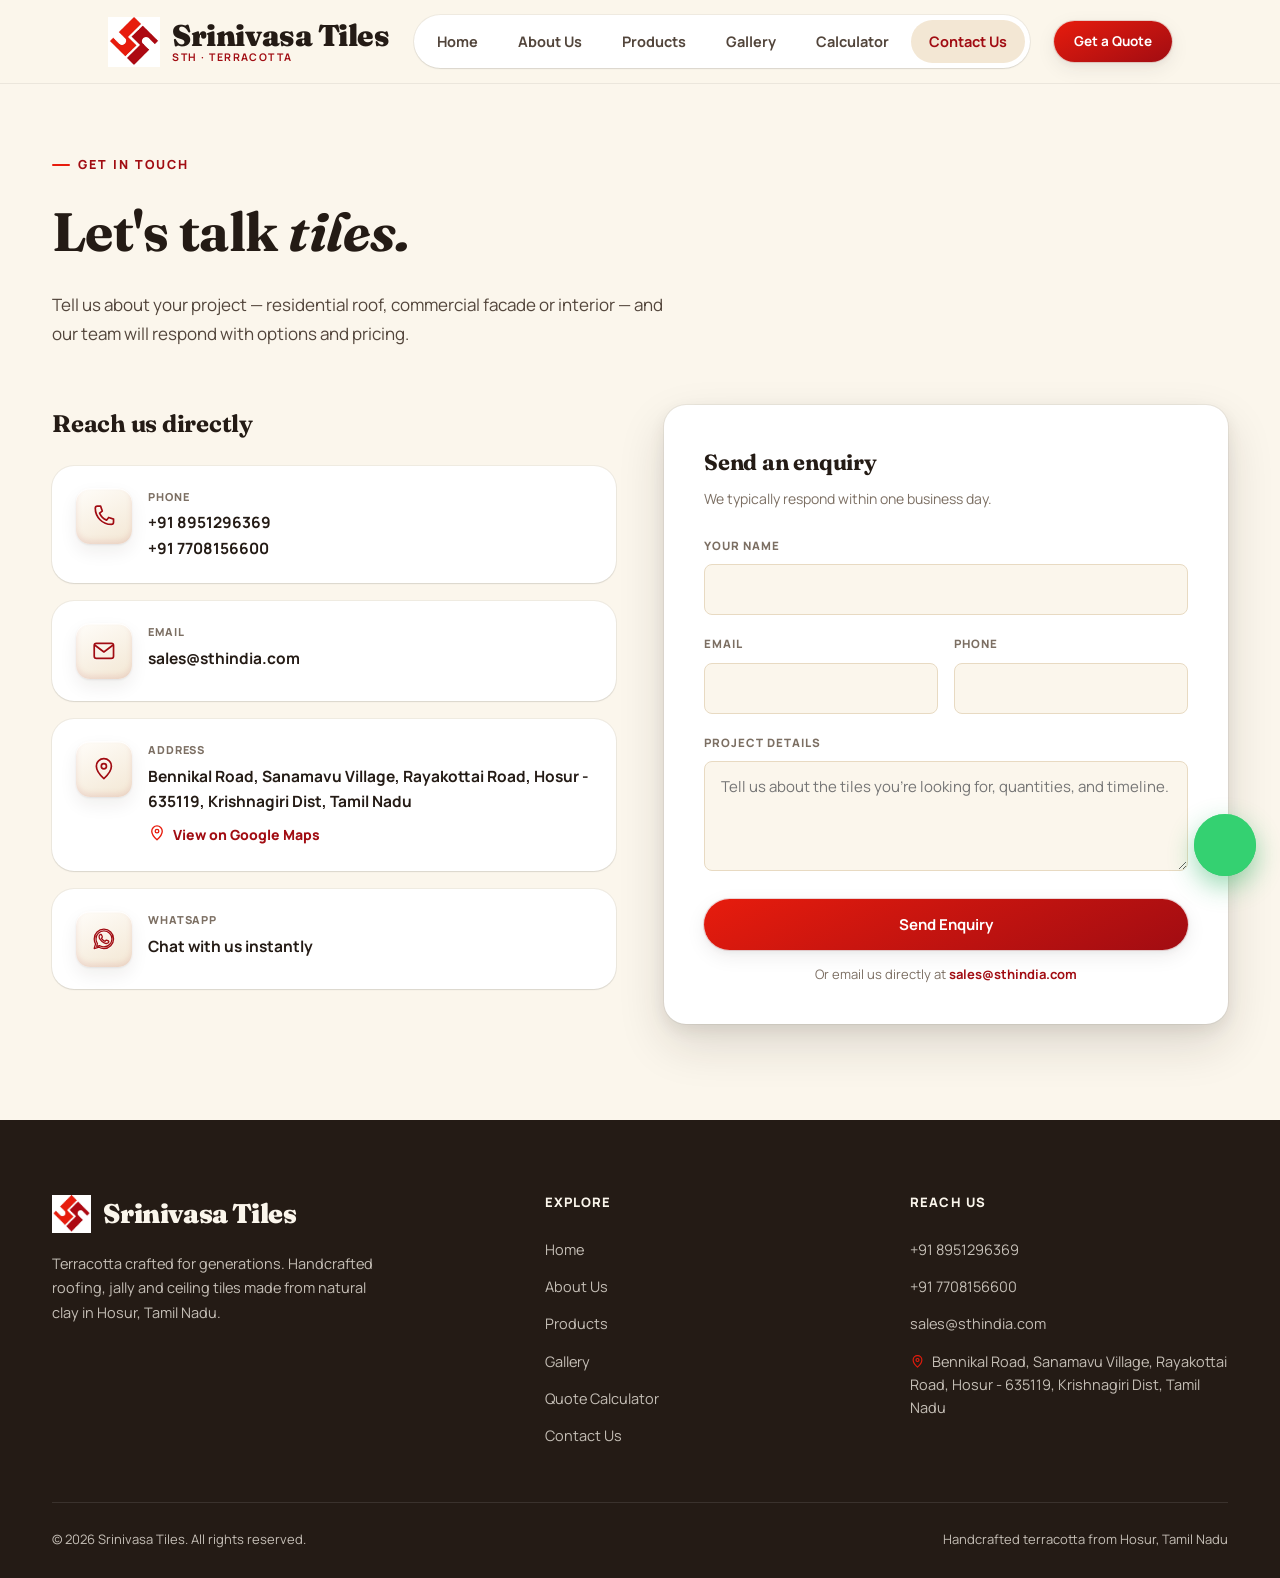
<file: contact.html>
<!DOCTYPE html>
<html lang="en">
<head>
<meta charset="UTF-8">
<meta name="viewport" content="width=device-width, initial-scale=1.0">
<title>Contact Us — Srinivasa Tiles | Get a Quote</title>
<meta name="description" content="Get in touch with Srinivasa Tiles for pricing, availability and project support. Call, WhatsApp, or send an enquiry — we typically respond within one business day.">
<link rel="icon" href="assets/images/logo/logo-icon.png">
<link rel="stylesheet" href="css/style.css">
<style>
  #addressText { display: block; }
  #mapsLinkBtn:hover { text-decoration: underline !important; color: var(--clay-bright) !important; }
  #ciMapIcon svg { width: 100%; height: 100%; fill: none; stroke: var(--clay-bright); stroke-width: 1.8; stroke-linecap: round; stroke-linejoin: round; }
</style>
</head>
<body>

<section class="page-hero">
  <div class="container">
    <div class="eyebrow reveal in">Get in Touch</div>
    <h1 class="reveal in">Let's talk <em>tiles.</em></h1>
    <p class="lede reveal in">Tell us about your project — residential roof, commercial facade or interior — and our team will respond with options and pricing.</p>
  </div>
</section>

<section class="section-pad" style="padding-top:0;">
  <div class="container">
    <div class="grid-2" style="align-items:flex-start;">

      <div class="reveal">
        <h3 style="font-size:24px; margin-bottom:22px;">Reach us directly</h3>
        <div class="contact-info-list">
          <div class="contact-info-item">
            <span class="icon-badge" id="ciPhone"></span>
            <div class="txt">
              <span>Phone</span>
              <a href="tel:+918951296369" id="phoneLink1">+91 8951296369</a><br>
              <a href="tel:+917708156600" id="phoneLink2">+91 7708156600</a>
            </div>
          </div>
          <div class="contact-info-item">
            <span class="icon-badge" id="ciMail"></span>
            <div class="txt">
              <span>Email</span>
              <a href="mailto:sales@sthindia.com" id="emailLink">sales@sthindia.com</a>
            </div>
          </div>
          <div class="contact-info-item">
            <span class="icon-badge" id="ciPin"></span>
            <div class="txt">
              <span>Address</span>
              <a id="addressText" href="https://maps.app.goo.gl/GCZ3m3GYtuJSuc8F8" target="_blank" rel="noopener">Bennikal Road, Sanamavu Village, Rayakottai Road, Hosur - 635119, Krishnagiri Dist, Tamil Nadu</a>
              <a href="https://maps.app.goo.gl/GCZ3m3GYtuJSuc8F8" target="_blank" rel="noopener" id="mapsLinkBtn" style="display:inline-flex; align-items:center; gap:7px; margin-top:10px; color:var(--clay-deep); font-weight:800; font-size:14px; text-decoration:none;">
                <span id="ciMapIcon" style="display:inline-flex; width:18px; height:18px;"></span> View on Google Maps
              </a>
            </div>
          </div>
          <div class="contact-info-item">
            <span class="icon-badge" id="ciWhatsapp"></span>
            <div class="txt">
              <span>WhatsApp</span>
              <a href="#" id="waContactLink" target="_blank" rel="noopener">Chat with us instantly</a>
            </div>
          </div>
        </div>
      </div>

      <div class="reveal">
        <div class="form-card">
          <h3 style="font-size:22px;">Send an enquiry</h3>
          <p style="margin-top:8px; color:var(--stone); font-size:14px;">We typically respond within one business day.</p>

          <form id="enquiryForm" style="margin-top:26px;">
            <input type="checkbox" name="botcheck" tabindex="-1" autocomplete="off" style="display:none !important;">
            <div class="form-row">
              <label for="fname">Your Name</label>
              <input type="text" id="fname" name="name" required>
            </div>
            <div class="form-row form-row-split">
              <div>
                <label for="femail">Email</label>
                <input type="email" id="femail" name="email">
              </div>
              <div>
                <label for="fphone">Phone</label>
                <input type="tel" id="fphone" name="phone" required>
              </div>
            </div>
            <div class="form-row">
              <label for="fmessage">Project Details</label>
              <textarea id="fmessage" name="message" placeholder="Tell us about the tiles you're looking for, quantities, and timeline."></textarea>
            </div>
            <button type="submit" class="btn btn-primary btn-block" id="formSubmitBtn">Send Enquiry</button>
            <p class="form-note">Or email us directly at <a href="mailto:sales@sthindia.com" style="color:var(--clay-deep); font-weight:700;">sales@sthindia.com</a></p>
          </form>

          <div class="form-success" id="formSuccess">
            <span class="icon-badge lg clay" id="successIcon"></span>
            <h3>Enquiry sent!</h3>
            <p>Thanks for reaching out — our team will get back to you within one business day.</p>
          </div>
        </div>
      </div>

    </div>
  </div>
</section>

<script src="js/icons.js"></script>
<script src="js/main.js"></script>
<script src="js/form.js"></script>
<script>
  window.onSiteReady = function() {
    document.getElementById("ciPhone").innerHTML = ICONS.phone;
    document.getElementById("ciMail").innerHTML = ICONS.mail;
    document.getElementById("ciPin").innerHTML = ICONS.pin;
    document.getElementById("ciWhatsapp").innerHTML = ICONS.whatsapp;
    document.getElementById("ciMapIcon").innerHTML = ICONS.pin;
    document.getElementById("successIcon").innerHTML = ICONS.quality;
    document.getElementById("waContactLink").href = whatsappLink("Hello Srinivasa Tiles, I'd like to enquire about your terracotta products.");

    document.getElementById("phoneLink1").textContent = SITE.phone1;
    document.getElementById("phoneLink1").href = "tel:" + SITE.phone1_tel;
    document.getElementById("phoneLink2").textContent = SITE.phone2;
    document.getElementById("phoneLink2").href = "tel:" + SITE.phone2_tel;
    document.getElementById("emailLink").textContent = SITE.email;
    document.getElementById("emailLink").href = "mailto:" + SITE.email;
    var addrLink = document.getElementById("addressText");
    addrLink.textContent = SITE.address;
    addrLink.href = SITE.mapsLink;
    document.getElementById("mapsLinkBtn").href = SITE.mapsLink;
  };
</script>
</body>
</html>
</file>
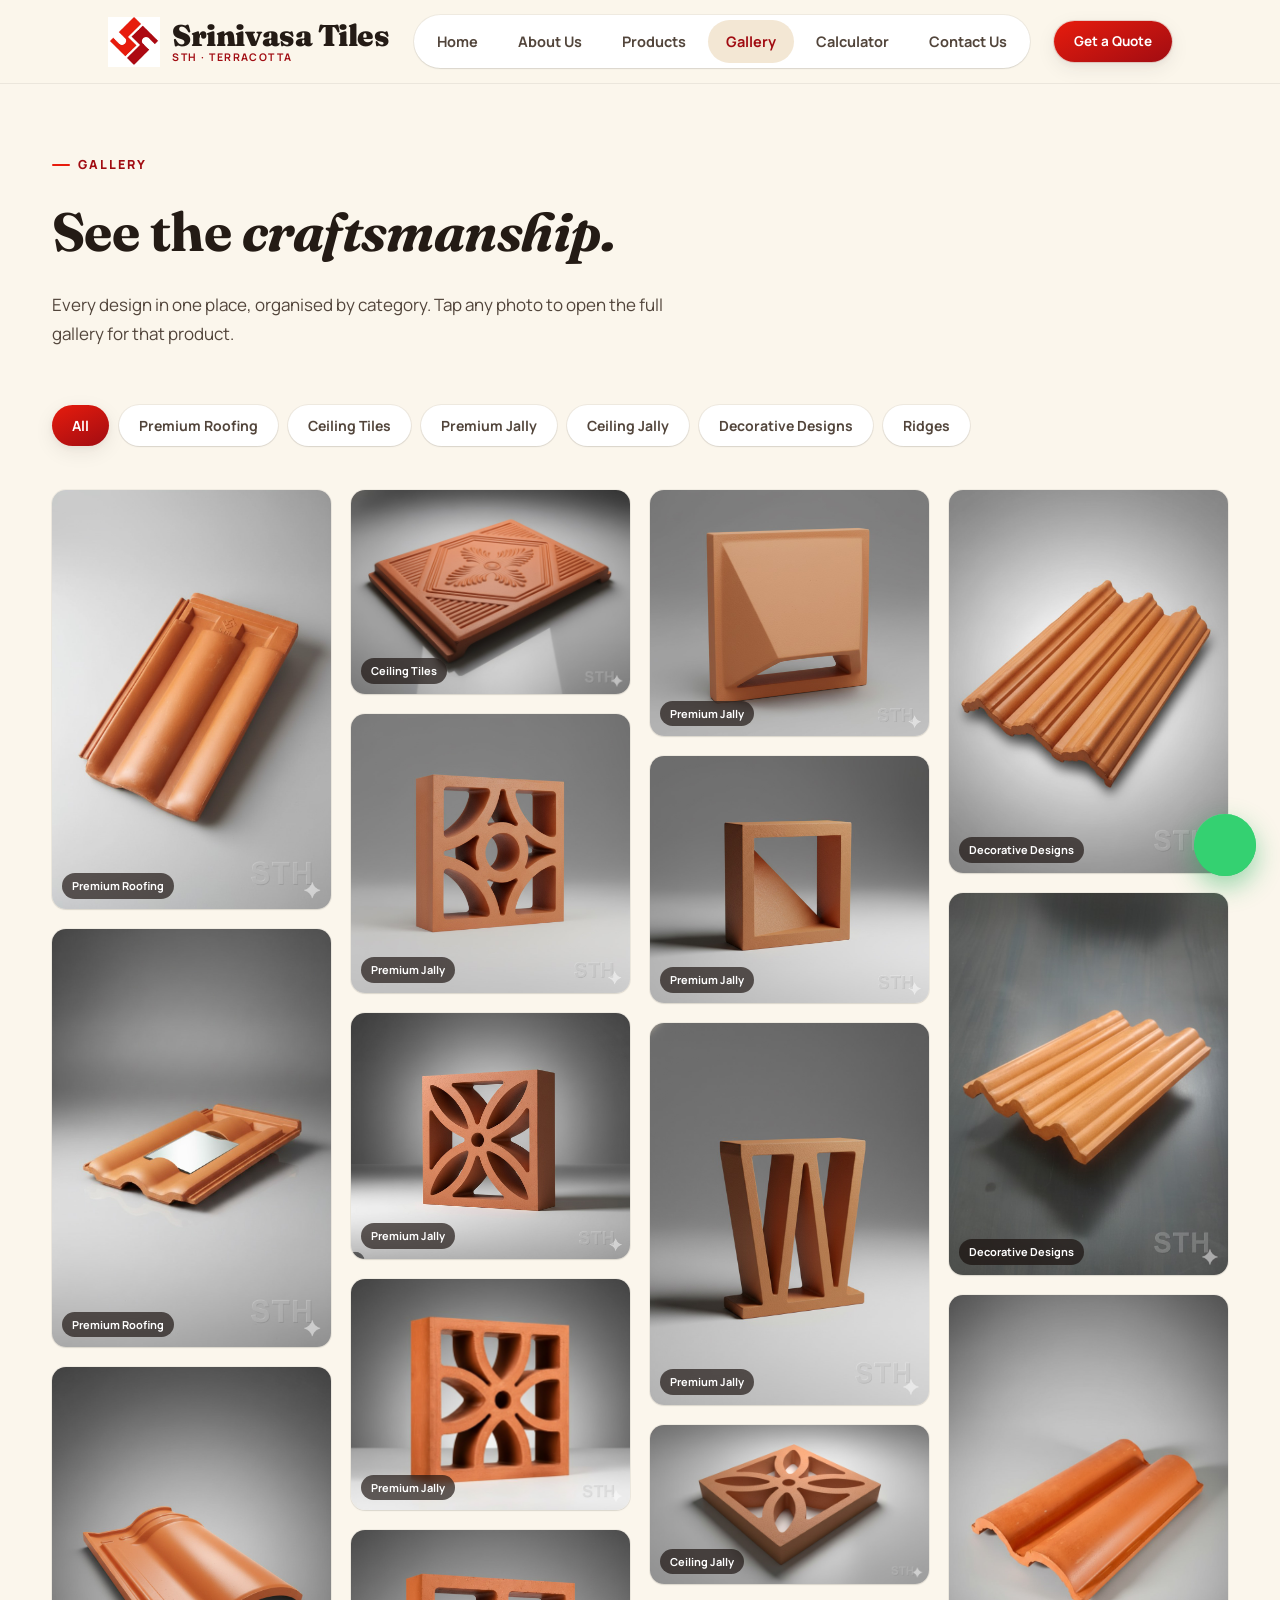
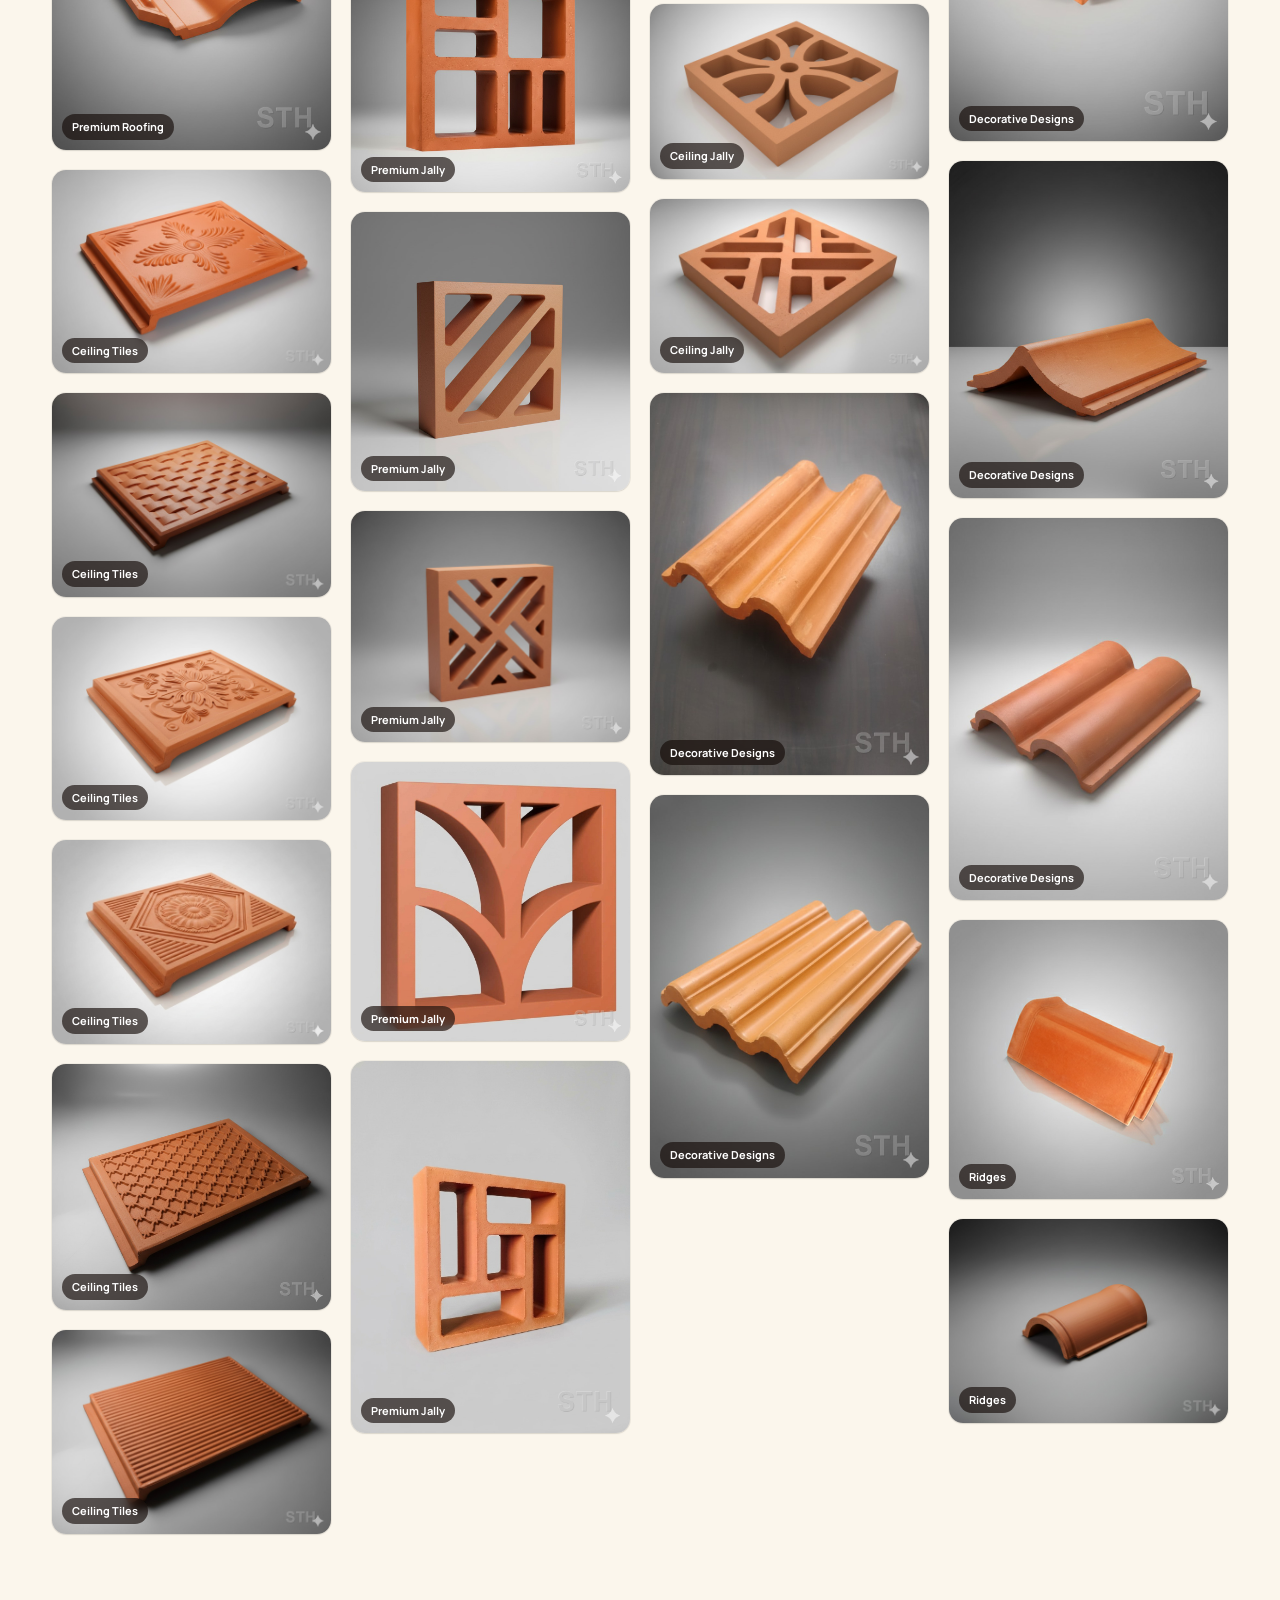
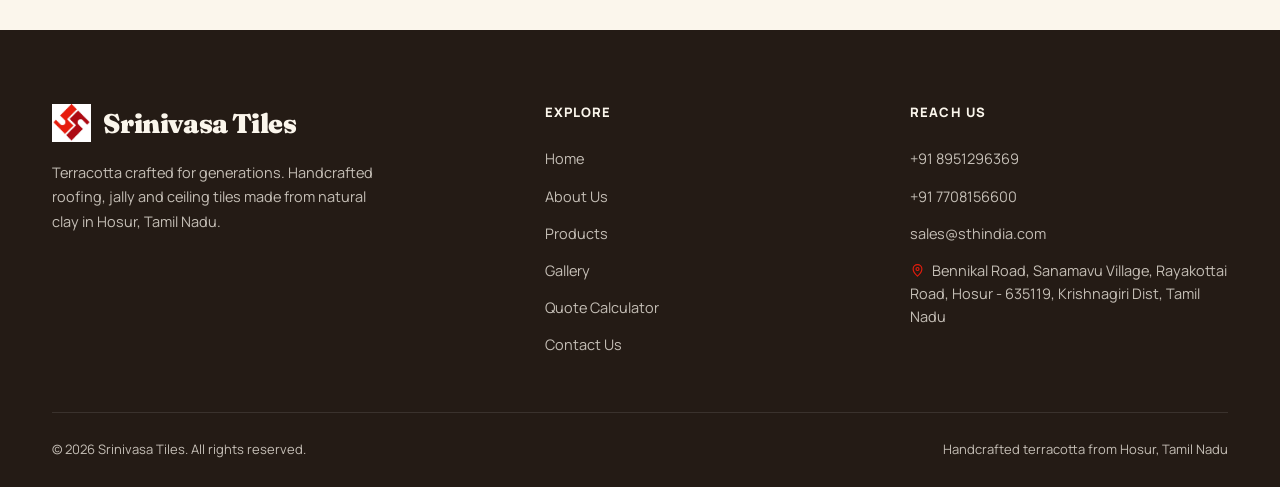
<file: gallery.html>
<!DOCTYPE html>
<html lang="en">
<head>
<meta charset="UTF-8">
<meta name="viewport" content="width=device-width, initial-scale=1.0">
<title>Gallery — Srinivasa Tiles | Terracotta Products by Category</title>
<meta name="description" content="Browse Srinivasa Tiles' terracotta products organised by category — Premium Roofing, Ceiling Tiles, Premium Jally, Ceiling Jally, Decorative Designs and Ridges.">
<link rel="icon" href="assets/images/logo/logo-icon.png">
<link rel="stylesheet" href="css/style.css">
</head>
<body>

<section class="page-hero">
  <div class="container">
    <div class="eyebrow reveal in">Gallery</div>
    <h1 class="reveal in">See the <em>craftsmanship.</em></h1>
    <p class="lede reveal in">Every design in one place, organised by category. Tap any photo to open the full gallery for that product.</p>
  </div>
</section>

<section class="section-pad" style="padding-top:0;">
  <div class="container">
    <div class="filter-row" id="galleryFilterRow"></div>
    <div class="masonry" id="masonryWrap">
      <div style="text-align:center; padding:80px 0; color:var(--stone);">Loading gallery…</div>
    </div>
  </div>
</section>

<script src="js/icons.js"></script>
<script src="js/main.js"></script>
<script src="js/products.js"></script>
<script>
  window.onSiteReady = function() {
    initGalleryPage();
  };
</script>
</body>
</html>
</file>
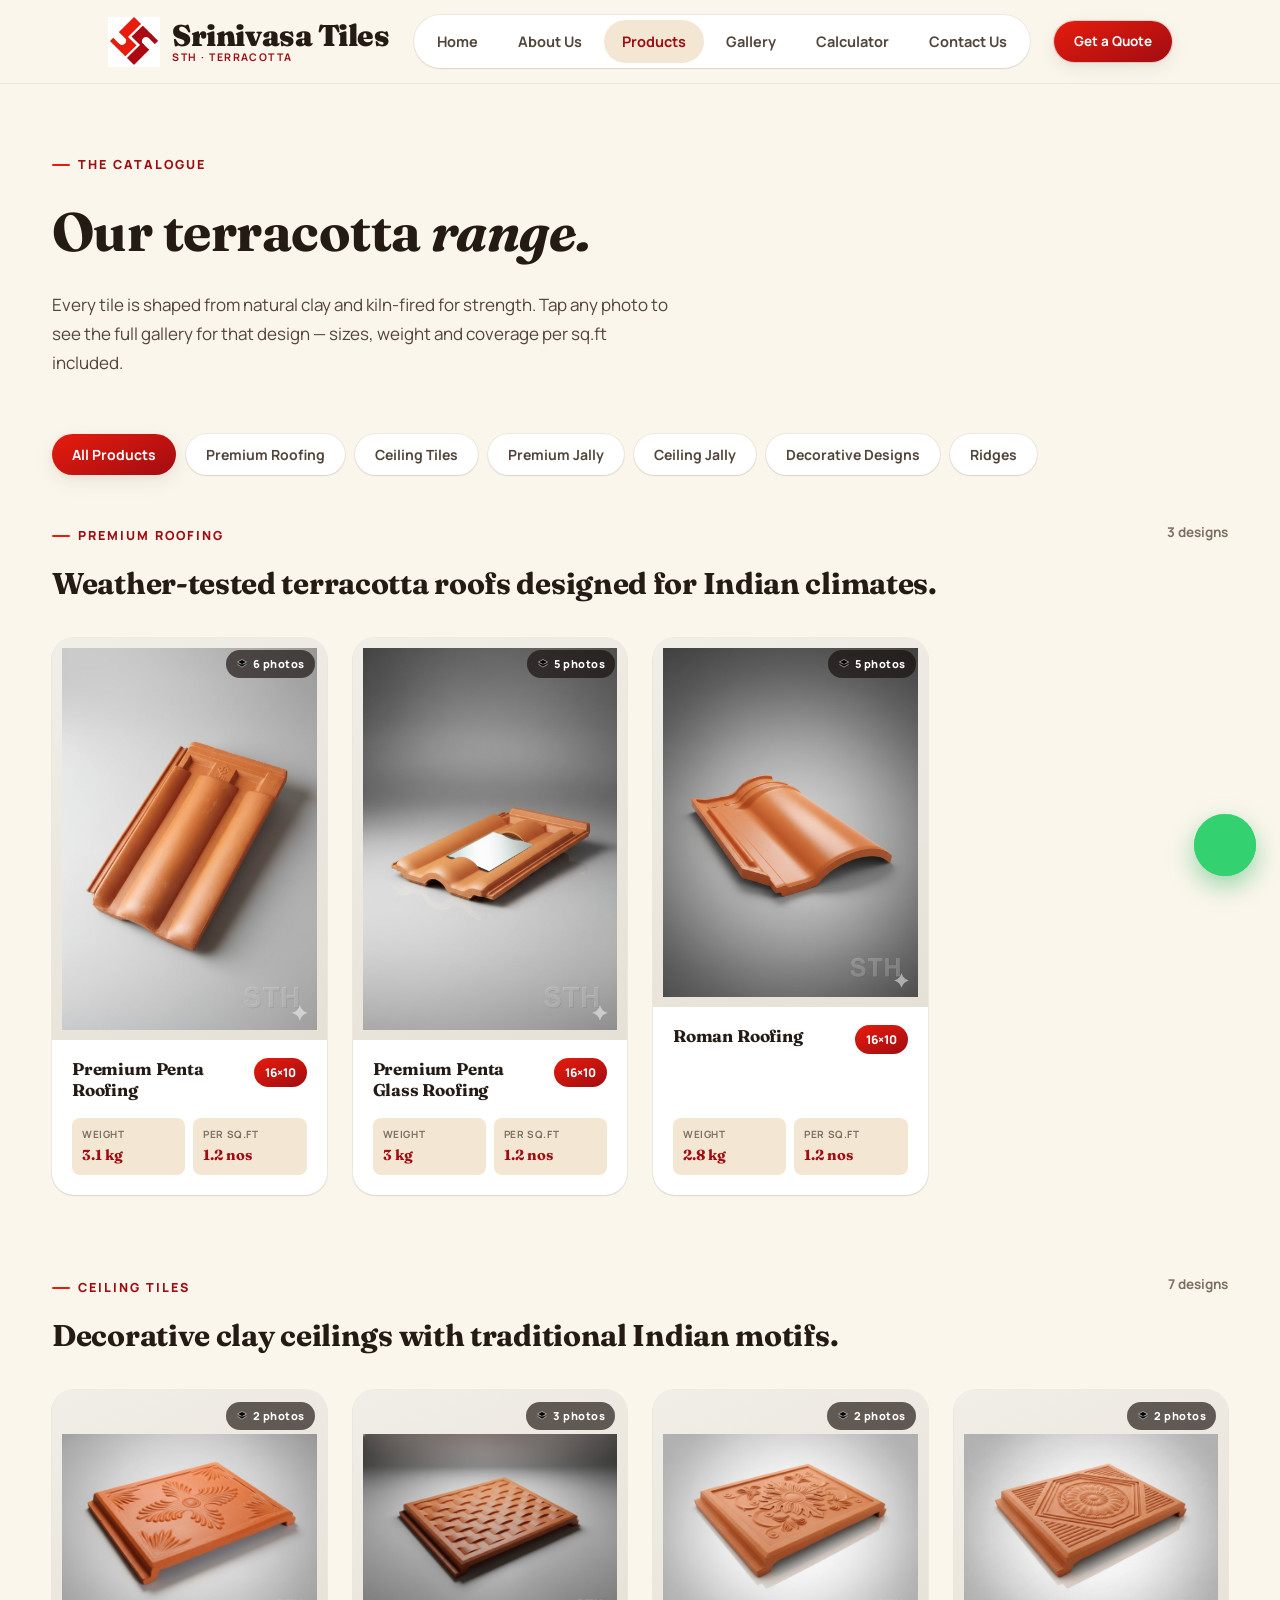
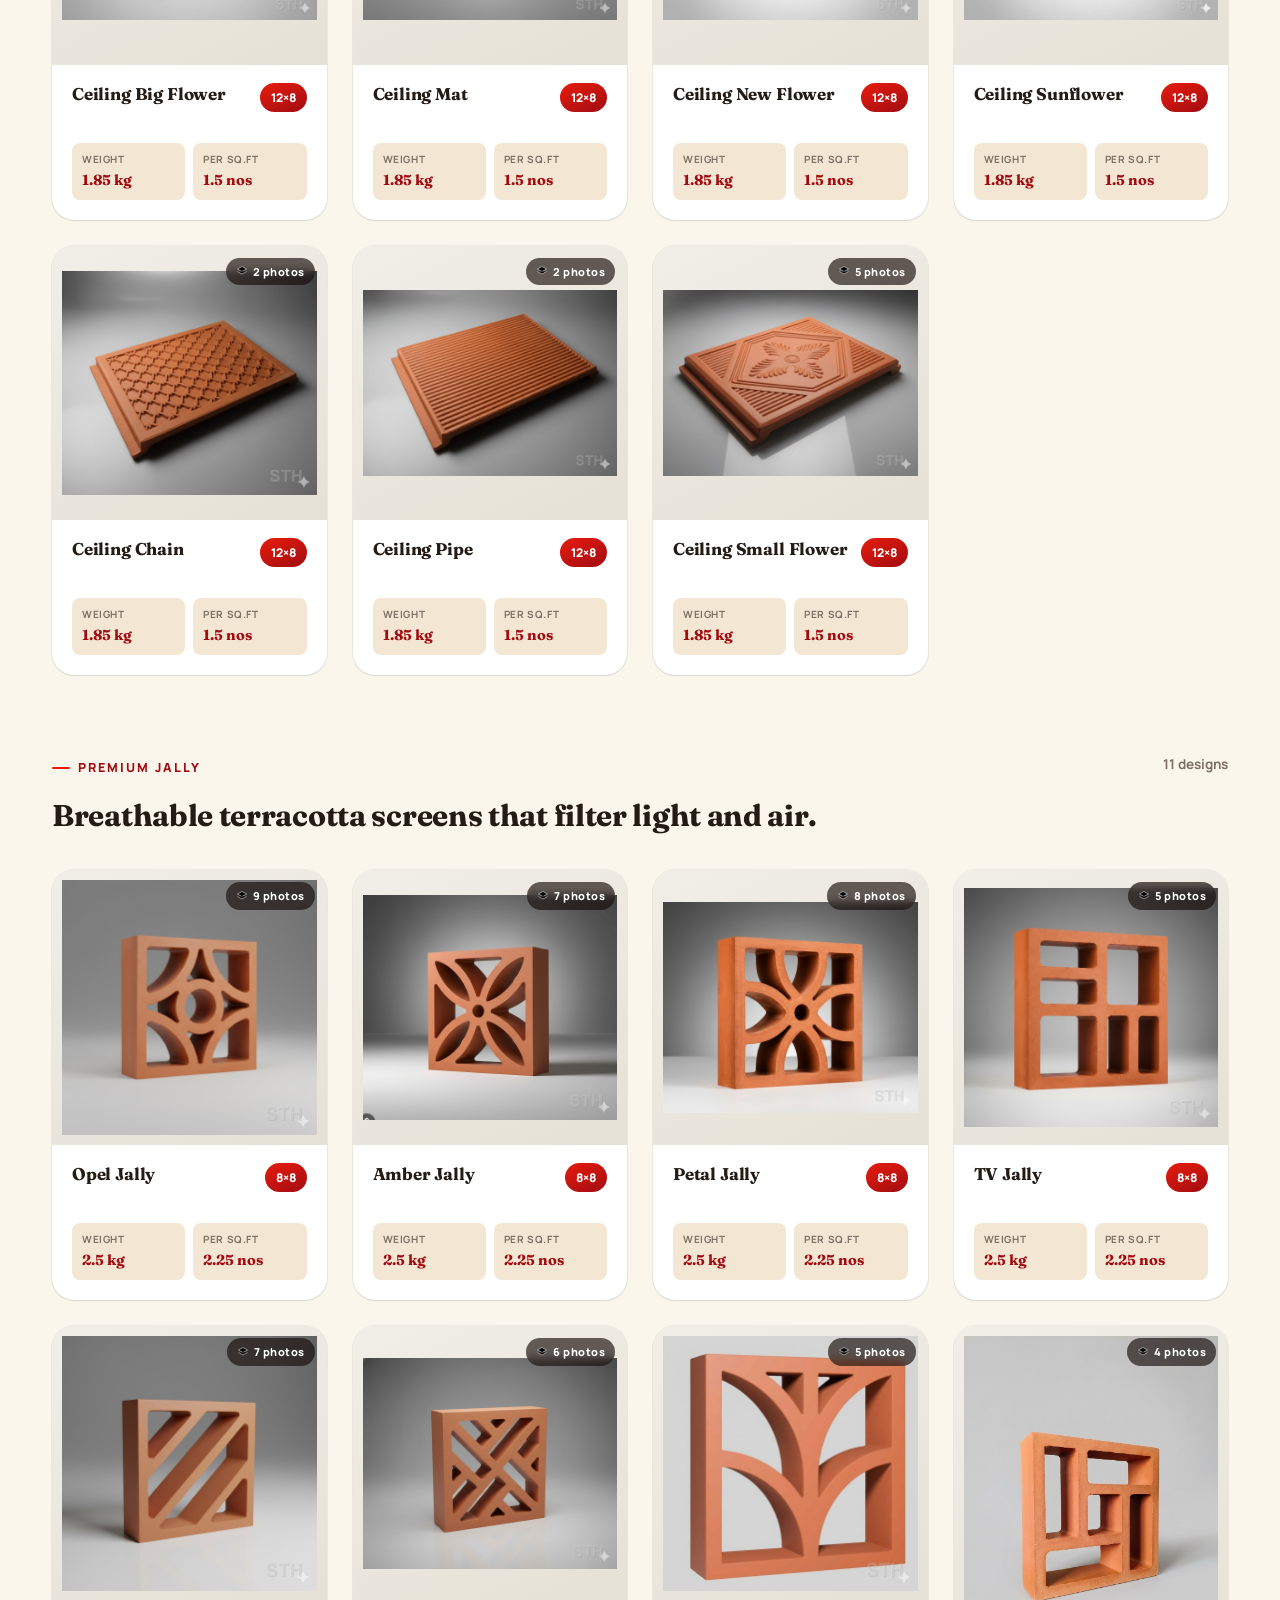
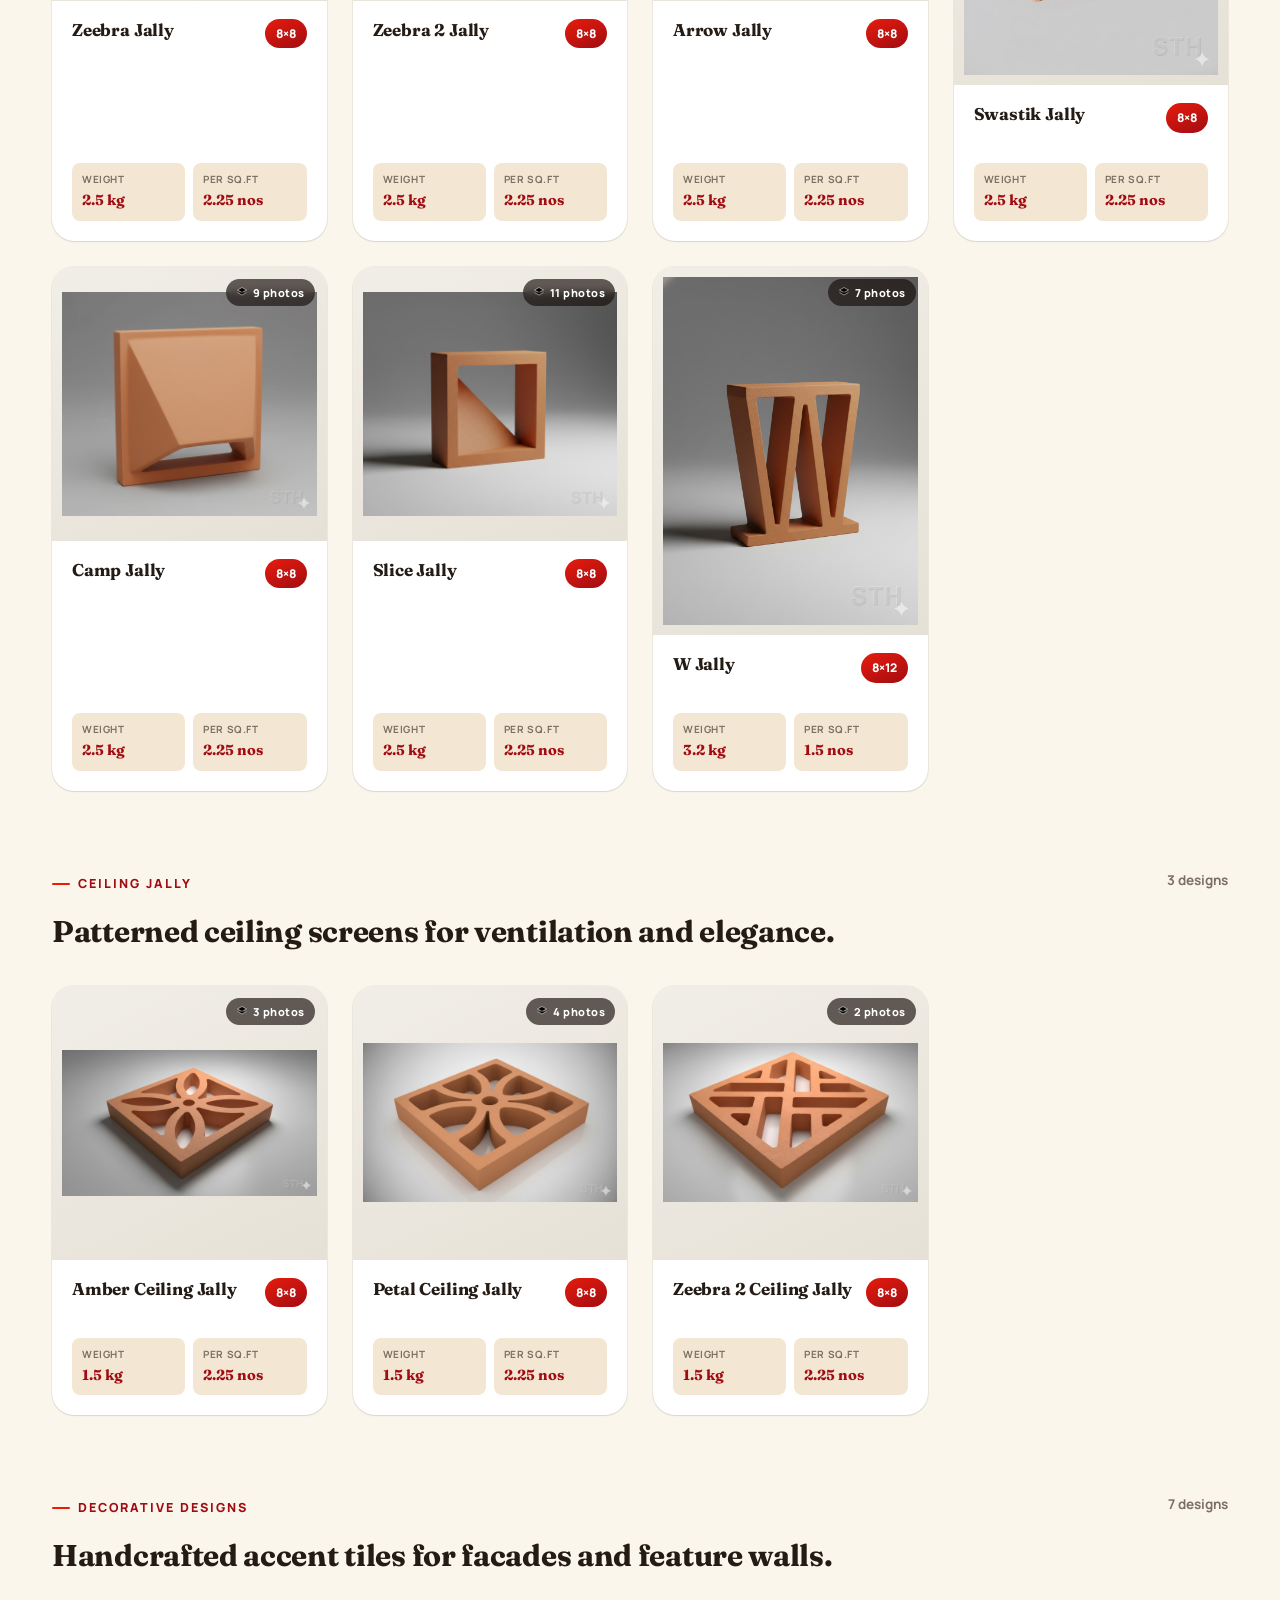
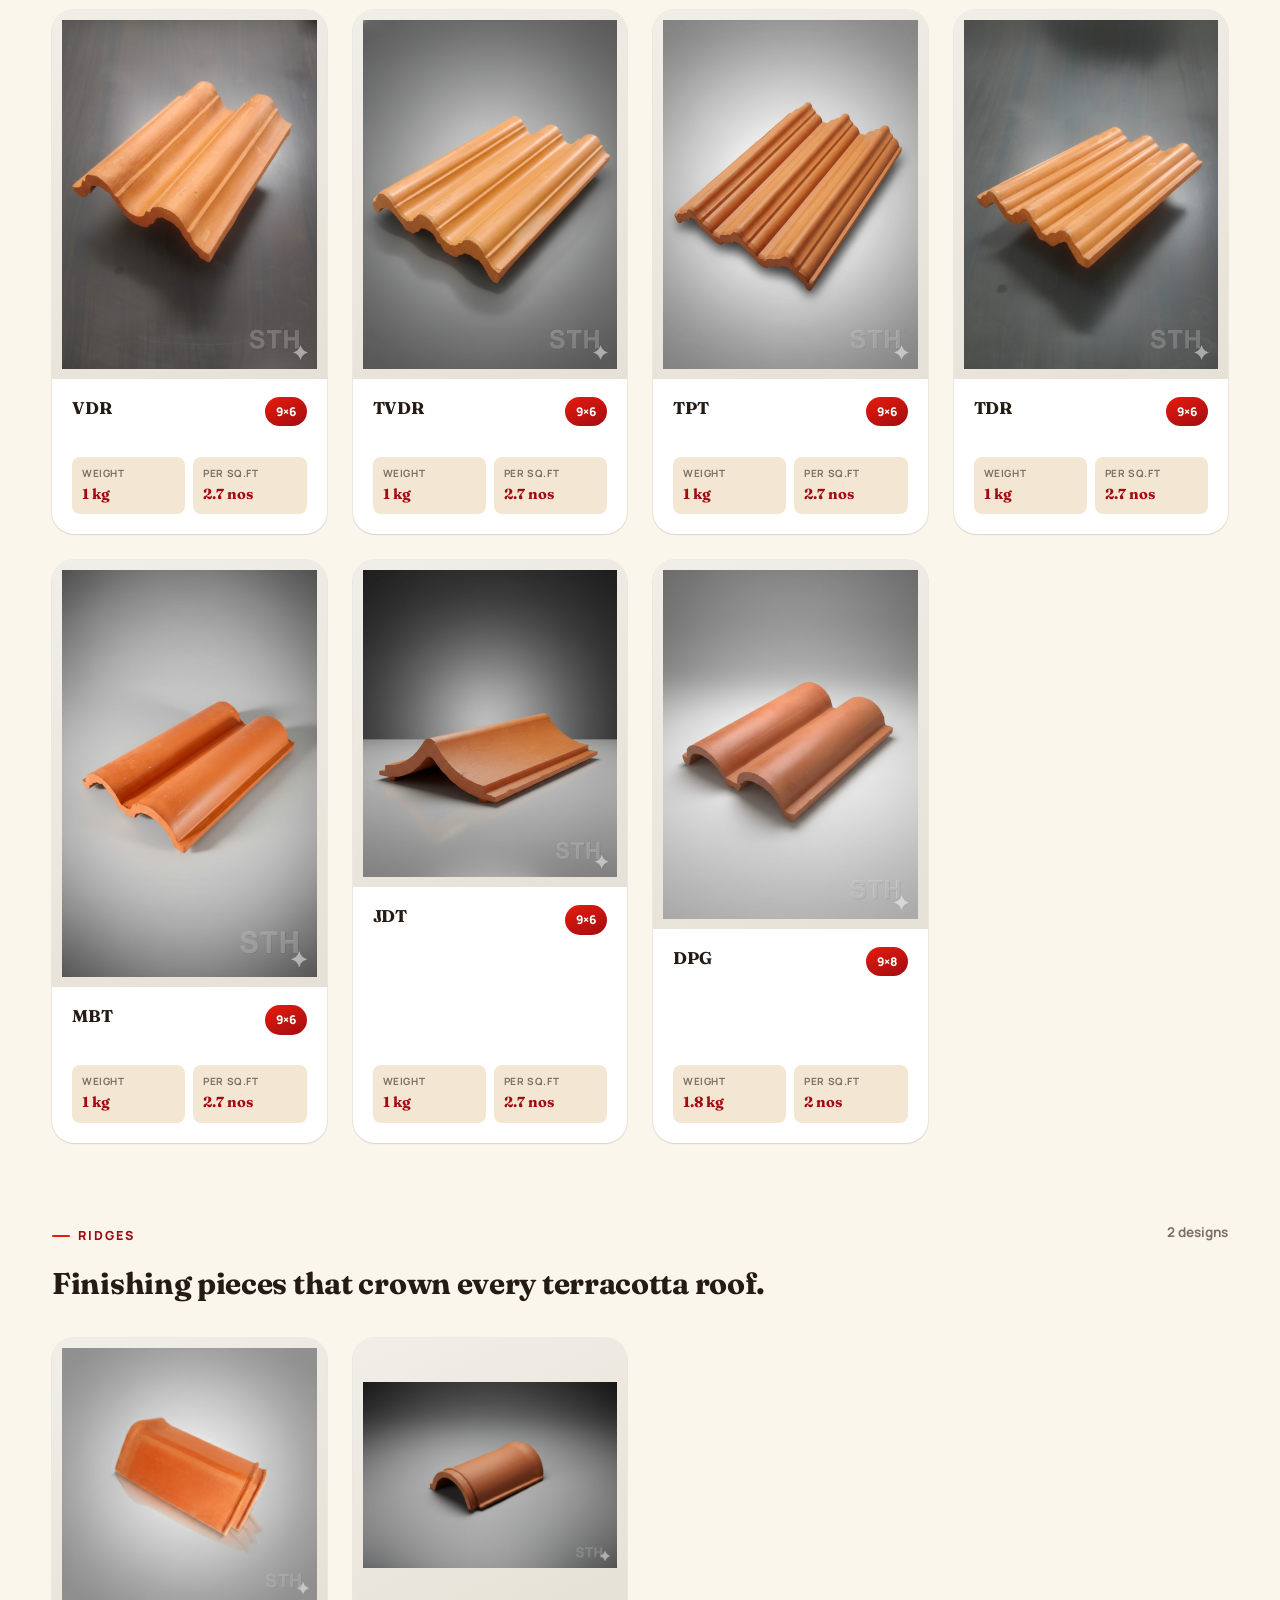
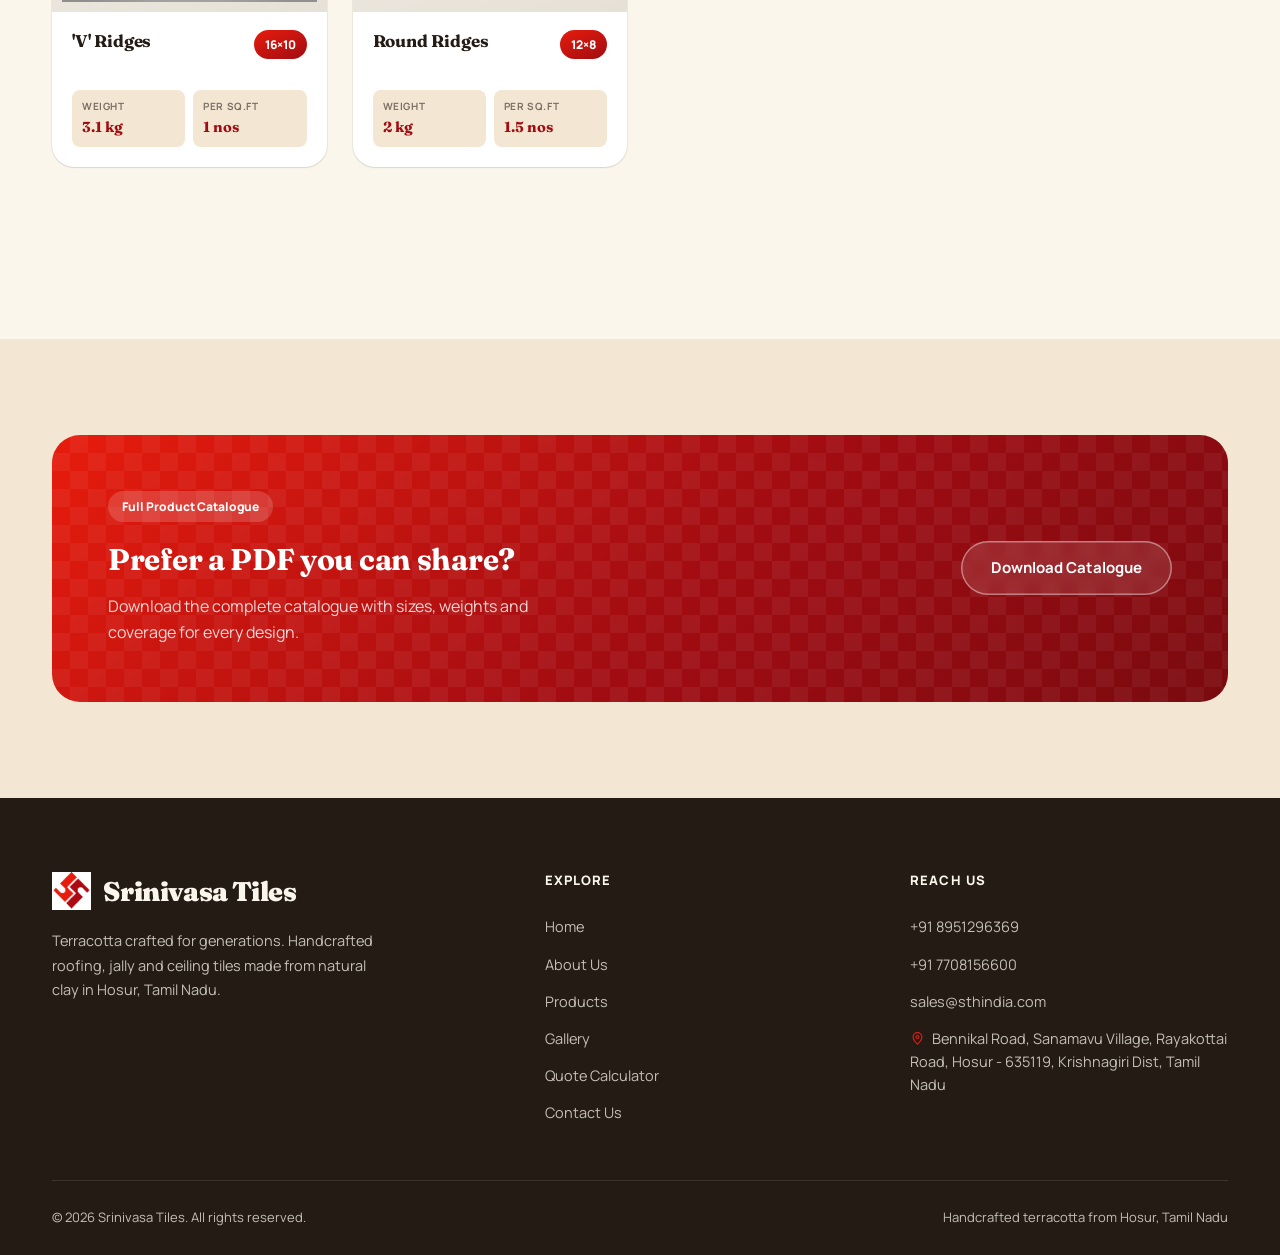
<file: products.html>
<!DOCTYPE html>
<html lang="en">
<head>
<meta charset="UTF-8">
<meta name="viewport" content="width=device-width, initial-scale=1.0">
<title>Products — Srinivasa Tiles | Roofing, Ceiling &amp; Jally Terracotta Tiles</title>
<meta name="description" content="Browse the full Srinivasa Tiles catalogue: Premium Roofing, Ceiling Tiles, Premium Jally, Ceiling Jally, Decorative Designs and Ridges — with sizes, weights and coverage per sq.ft.">
<link rel="icon" href="assets/images/logo/logo-icon.png">
<link rel="stylesheet" href="css/style.css">
</head>
<body>

<section class="page-hero">
  <div class="container">
    <div class="eyebrow reveal in">The Catalogue</div>
    <h1 class="reveal in">Our terracotta <em>range.</em></h1>
    <p class="lede reveal in">Every tile is shaped from natural clay and kiln-fired for strength. Tap any photo to see the full gallery for that design — sizes, weight and coverage per sq.ft included.</p>
  </div>
</section>

<section class="section-pad" style="padding-top:0;">
  <div class="container">
    <div class="filter-row" id="filterRow"></div>
    <div id="productCategories">
      <div style="text-align:center; padding:80px 0; color:var(--stone);">Loading catalogue…</div>
    </div>
  </div>
</section>

<section class="section-pad bg-cream-deep">
  <div class="container">
    <div class="catalogue-banner bg-clay reveal">
      <div class="lattice-bg" style="color:#fff;"></div>
      <div style="position:relative; z-index:1;">
        <div class="badge-pill" style="background:rgba(255,255,255,0.16); color:#fff;">Full Product Catalogue</div>
        <h3 style="margin-top:14px;">Prefer a PDF you can share?</h3>
        <p>Download the complete catalogue with sizes, weights and coverage for every design.</p>
      </div>
      <a href="catalogue/Srinivasa-Tiles-Catalogue.pdf" download class="btn btn-on-dark" style="position:relative; z-index:1;">Download Catalogue</a>
    </div>
  </div>
</section>

<script src="js/icons.js"></script>
<script src="js/main.js"></script>
<script src="js/products.js"></script>
<script>
  window.onSiteReady = function() {
    initProductsPage();
  };
</script>
</body>
</html>
</file>
<file: css/style.css>
/* ============================================================
   SRINIVASA TILES — Design System
   Palette derived from brand mark: clay-bright red + deep maroon
   Type: Fraunces (display, warm editorial serif) + Manrope (body/UI)
   Signature motif: interlocking jally-lattice used as dividers/texture
   ============================================================ */

@import url('https://fonts.googleapis.com/css2?family=Fraunces:opsz,wght@9..144,400;9..144,500;9..144,600;9..144,700;9..144,800&family=Manrope:wght@400;500;600;700;800&display=swap');

:root {
  /* Brand core */
  --clay-bright: #E71C0D;
  --clay-deep: #A10C12;
  --clay-ember: #7A0A0F;
  --clay-glow: #FFF1EC;

  /* Neutrals */
  --cream: #FBF6EC;
  --cream-deep: #F3E7D4;
  --cream-line: #E8DAC2;
  --ink: #241B15;
  --ink-soft: #52453B;
  --stone: #7C6F63;
  --white: #FFFFFF;

  /* Feedback */
  --success: #2F7A4F;

  /* Elevation */
  --shadow-sm: 0 1px 2px rgba(36,27,21,0.06), 0 1px 1px rgba(36,27,21,0.04);
  --shadow-md: 0 6px 20px rgba(36,27,21,0.08), 0 2px 6px rgba(36,27,21,0.05);
  --shadow-lg: 0 20px 48px rgba(36,27,21,0.14), 0 6px 16px rgba(36,27,21,0.08);
  --shadow-inset-emboss: inset 0 1px 1px rgba(255,255,255,0.7), inset 0 -2px 3px rgba(161,12,18,0.18), 0 1px 2px rgba(36,27,21,0.12);

  /* Type scale */
  --font-display: 'Fraunces', Georgia, serif;
  --font-body: 'Manrope', -apple-system, BlinkMacSystemFont, sans-serif;

  --radius-sm: 8px;
  --radius-md: 14px;
  --radius-lg: 22px;
  --radius-pill: 999px;

  --container: 1240px;
  --nav-h: 84px;
}

* { box-sizing: border-box; }
html { scroll-behavior: smooth; }
body {
  margin: 0;
  background: var(--cream);
  color: var(--ink);
  font-family: var(--font-body);
  font-size: 16px;
  line-height: 1.6;
  -webkit-font-smoothing: antialiased;
  overflow-x: hidden;
}

img { max-width: 100%; display: block; }
a { color: inherit; text-decoration: none; }
button { font-family: inherit; cursor: pointer; }
ul { margin: 0; padding: 0; list-style: none; }
h1,h2,h3,h4,h5 { margin: 0; font-family: var(--font-display); font-weight: 700; letter-spacing: -0.01em; }
p { margin: 0; }

:focus-visible {
  outline: 3px solid var(--clay-bright);
  outline-offset: 3px;
  border-radius: 4px;
}

@media (prefers-reduced-motion: reduce) {
  *, *::before, *::after {
    animation-duration: 0.001ms !important;
    animation-iteration-count: 1 !important;
    transition-duration: 0.001ms !important;
    scroll-behavior: auto !important;
  }
}

.container {
  max-width: var(--container);
  margin: 0 auto;
  padding: 0 32px;
}

/* ---------- Eyebrow / labels ---------- */
.eyebrow {
  display: inline-flex;
  align-items: center;
  gap: 8px;
  font-family: var(--font-body);
  font-weight: 800;
  font-size: 12.5px;
  letter-spacing: 0.16em;
  text-transform: uppercase;
  color: var(--clay-deep);
  margin-bottom: 14px;
}
.eyebrow::before {
  content: '';
  width: 18px;
  height: 2px;
  background: var(--clay-bright);
  border-radius: 2px;
}

/* ---------- Section heading system ---------- */
.section-head {
  max-width: 760px;
  margin-bottom: 48px;
}
.section-head.center { margin-left: auto; margin-right: auto; text-align: center; }
.section-head h2 {
  font-size: clamp(30px, 4vw, 46px);
  line-height: 1.08;
  font-weight: 700;
  color: var(--ink);
}
.section-head h2 em {
  font-style: italic;
  color: var(--clay-bright);
}
.section-head p {
  margin-top: 16px;
  font-size: 17px;
  color: var(--ink-soft);
  line-height: 1.65;
}

section { position: relative; }
.section-pad { padding: 96px 0; }
@media (max-width: 780px) { .section-pad { padding: 64px 0; } }

.bg-cream-deep { background: var(--cream-deep); }
.bg-ink {
  background: linear-gradient(160deg, #2A1B16 0%, var(--ink) 60%);
  color: var(--cream);
}
.bg-clay {
  background: linear-gradient(135deg, var(--clay-bright) 0%, var(--clay-deep) 55%, var(--clay-ember) 100%);
  color: var(--white);
}

/* ---------- Buttons ---------- */
.btn {
  display: inline-flex;
  align-items: center;
  justify-content: center;
  gap: 10px;
  padding: 15px 30px;
  border-radius: var(--radius-pill);
  font-weight: 700;
  font-size: 15px;
  border: none;
  transition: transform 0.22s cubic-bezier(.2,.8,.2,1), box-shadow 0.22s, background 0.22s, color 0.22s;
  white-space: nowrap;
}
.btn-primary {
  background: linear-gradient(155deg, var(--clay-bright), var(--clay-deep));
  color: var(--white);
  box-shadow: var(--shadow-md), 0 0 0 1px rgba(161,12,18,0.15);
}
.btn-primary:hover { transform: translateY(-2px); box-shadow: var(--shadow-lg); }
.btn-ghost {
  background: var(--white);
  color: var(--ink);
  box-shadow: var(--shadow-sm), 0 0 0 1px var(--cream-line);
}
.btn-ghost:hover { box-shadow: var(--shadow-md), 0 0 0 1px var(--cream-line); transform: translateY(-2px); }
.btn-on-dark {
  background: rgba(255,255,255,0.1);
  color: var(--white);
  box-shadow: inset 0 0 0 1.5px rgba(255,255,255,0.4);
  backdrop-filter: blur(6px);
}
.btn-on-dark:hover { background: rgba(255,255,255,0.18); transform: translateY(-2px); }
.btn-sm { padding: 10px 20px; font-size: 13.5px; }
.btn-block { width: 100%; }
.btn:disabled { opacity: 0.6; cursor: not-allowed; transform: none !important; }

/* ---------- Embossed icon badges ---------- */
.icon-badge {
  --badge-size: 56px;
  width: var(--badge-size);
  height: var(--badge-size);
  border-radius: var(--radius-md);
  display: inline-flex;
  align-items: center;
  justify-content: center;
  flex-shrink: 0;
  background: linear-gradient(155deg, #FFFDF9 0%, var(--cream-deep) 100%);
  box-shadow:
    inset 0 1.5px 0 rgba(255,255,255,0.9),
    inset 0 -3px 6px rgba(161,12,18,0.10),
    0 1px 2px rgba(36,27,21,0.08),
    0 8px 18px rgba(36,27,21,0.07);
}
.icon-badge svg {
  width: 46%;
  height: 46%;
  stroke: var(--clay-deep);
  fill: none;
  stroke-width: 1.6;
  stroke-linecap: round;
  stroke-linejoin: round;
  filter: drop-shadow(0 1px 0 rgba(255,255,255,0.6));
}
.icon-badge.on-dark {
  background: linear-gradient(155deg, rgba(255,255,255,0.14), rgba(255,255,255,0.04));
  box-shadow: inset 0 1.5px 0 rgba(255,255,255,0.25), inset 0 -3px 6px rgba(0,0,0,0.25), 0 8px 18px rgba(0,0,0,0.2);
}
.icon-badge.on-dark svg { stroke: var(--white); }
.icon-badge.sm { --badge-size: 44px; }
.icon-badge.lg { --badge-size: 72px; border-radius: var(--radius-lg); }
.icon-badge.clay {
  background: linear-gradient(155deg, var(--clay-bright), var(--clay-deep));
  box-shadow: inset 0 1.5px 0 rgba(255,255,255,0.35), inset 0 -3px 6px rgba(0,0,0,0.2), 0 10px 22px rgba(161,12,18,0.3);
}
.icon-badge.clay svg { stroke: var(--white); }

/* ---------- Cards ---------- */
.card {
  background: var(--white);
  border-radius: var(--radius-lg);
  box-shadow: var(--shadow-sm), 0 0 0 1px rgba(36,27,21,0.045);
  transition: transform 0.28s cubic-bezier(.2,.8,.2,1), box-shadow 0.28s;
}
.card:hover { transform: translateY(-4px); box-shadow: var(--shadow-lg); }

/* ============================================================
   NAV
   ============================================================ */
.nav {
  position: sticky;
  top: 0;
  z-index: 200;
  height: var(--nav-h);
  display: flex;
  align-items: center;
  background: rgba(251,246,236,0.86);
  backdrop-filter: blur(14px) saturate(1.4);
  border-bottom: 1px solid rgba(36,27,21,0.07);
}
.nav .container { display: flex; align-items: center; justify-content: space-between; gap: 24px; }
.nav-brand { display: flex; align-items: center; gap: 12px; }
.nav-brand img { height: 50px; width: auto; }
.nav-brand .word { display: flex; flex-direction: column; line-height: 1.1; }
.nav-brand .word strong { font-family: var(--font-display); font-size: 30px; font-weight: 900; letter-spacing: -0.015em; color: var(--ink); }
.nav-brand .word span { font-size: 10.5px; letter-spacing: 0.14em; color: var(--clay-deep); font-weight: 700; }

.nav-links {
  display: flex;
  align-items: center;
  gap: 4px;
  background: var(--white);
  padding: 5px;
  border-radius: var(--radius-pill);
  box-shadow: var(--shadow-sm), 0 0 0 1px rgba(36,27,21,0.05);
}
.nav-links a {
  padding: 10px 18px;
  border-radius: var(--radius-pill);
  font-weight: 700;
  font-size: 14.5px;
  color: var(--ink-soft);
  transition: background 0.2s, color 0.2s;
}
.nav-links a:hover { color: var(--clay-deep); }
.nav-links a.active { background: var(--cream-deep); color: var(--clay-deep); }

.nav-actions { display: flex; align-items: center; gap: 12px; }
.nav-burger {
  display: none;
  width: 44px; height: 44px;
  border-radius: var(--radius-md);
  background: var(--white);
  box-shadow: var(--shadow-sm), 0 0 0 1px rgba(36,27,21,0.06);
  border: none;
  align-items: center;
  justify-content: center;
  position: relative;
  z-index: 10;
  cursor: pointer;
}
.nav-burger span, .nav-burger::before, .nav-burger::after { display:none; }
.nav-burger svg { width: 22px; height: 22px; stroke: var(--ink); pointer-events: none; }

.mobile-menu {
  position: fixed;
  inset: 0;
  z-index: 300;
  background: var(--cream);
  display: none;
  flex-direction: column;
  padding: 24px;
  overflow-y: auto;
}
.mobile-menu.open { display: flex; }
.mobile-menu-top { display: flex; align-items: center; justify-content: space-between; margin-bottom: 32px; }
.mobile-menu a {
  font-family: var(--font-display);
  font-size: 28px;
  font-weight: 600;
  padding: 14px 0;
  border-bottom: 1px solid var(--cream-line);
  color: var(--ink);
}
.mobile-menu .btn { margin-top: 24px; }

@media (max-width: 940px) {
  .nav-links { display: none; }
  .nav-burger { display: inline-flex; }
  .nav-actions .btn-primary.desktop-only { display: none; }
}

/* ============================================================
   HERO
   ============================================================ */
.hero {
  position: relative;
  padding: 72px 0 0;
  overflow: hidden;
}
.hero-grid {
  display: grid;
  grid-template-columns: 1.05fr 0.95fr;
  gap: 56px;
  align-items: center;
}
.hero-copy h1 {
  font-size: clamp(40px, 5.4vw, 68px);
  line-height: 1.03;
  color: var(--ink);
}
.hero-copy h1 em { font-style: italic; color: var(--clay-bright); }
.hero-copy .lede {
  margin-top: 22px;
  font-size: 18.5px;
  line-height: 1.7;
  color: var(--ink-soft);
  max-width: 520px;
}
.hero-cta { display: flex; gap: 14px; margin-top: 34px; flex-wrap: wrap; }
.hero-stats {
  display: flex;
  gap: 40px;
  margin-top: 56px;
  padding-top: 32px;
  border-top: 1px solid var(--cream-line);
}
.hero-stat strong { display: block; font-family: var(--font-display); font-size: 34px; color: var(--clay-deep); line-height: 1; }
.hero-stat span { display: block; margin-top: 8px; font-size: 12.5px; letter-spacing: 0.08em; text-transform: uppercase; color: var(--stone); font-weight: 700; }

.hero-visual { position: relative; }
.hero-frame {
  position: relative;
  border-radius: 28px;
  overflow: hidden;
  box-shadow: var(--shadow-lg);
  aspect-ratio: 4/4.6;
}
.hero-frame img { width: 100%; height: 100%; object-fit: cover; }
.hero-badge-float {
  position: absolute;
  left: -28px;
  bottom: 34px;
  background: var(--white);
  border-radius: var(--radius-lg);
  box-shadow: var(--shadow-lg);
  padding: 18px 22px;
  display: flex;
  align-items: center;
  gap: 14px;
  max-width: 240px;
}
.hero-badge-float strong { display:block; font-family: var(--font-display); font-size: 20px; color: var(--ink); }
.hero-badge-float span { font-size: 12.5px; color: var(--stone); }

@media (max-width: 980px) {
  .hero-grid { grid-template-columns: 1fr; }
  .hero-badge-float { left: 16px; }
  .hero-stats { gap: 26px; flex-wrap: wrap; }
}

/* Jally lattice signature pattern (used as dividers / texture) */
.lattice-divider {
  height: 46px;
  background-image:
    linear-gradient(45deg, var(--clay-bright) 25%, transparent 25%, transparent 75%, var(--clay-bright) 75%),
    linear-gradient(45deg, var(--clay-bright) 25%, transparent 25%, transparent 75%, var(--clay-bright) 75%);
  background-position: 0 0, 12px 12px;
  background-size: 24px 24px;
  opacity: 0.08;
}
.lattice-bg {
  position: absolute; inset: 0;
  background-image: linear-gradient(45deg, currentColor 25%, transparent 25%, transparent 75%, currentColor 75%), linear-gradient(45deg, currentColor 25%, transparent 25%, transparent 75%, currentColor 75%);
  background-position: 0 0, 18px 18px;
  background-size: 36px 36px;
  opacity: 0.05;
  pointer-events: none;
}

/* ============================================================
   MARQUEE / TRUST STRIP
   ============================================================ */
.trust-strip { padding: 20px 0; border-top: 1px solid var(--cream-line); border-bottom: 1px solid var(--cream-line); }
.trust-strip .container { display: flex; flex-wrap: wrap; gap: 28px; align-items: center; justify-content: center; }
.trust-item { display: flex; align-items: center; gap: 10px; font-weight: 700; font-size: 13.5px; color: var(--ink-soft); letter-spacing: 0.02em; }
.trust-item svg { width: 18px; height: 18px; stroke: var(--clay-deep); }

/* ============================================================
   CATEGORY GRID (home + products landing)
   ============================================================ */
.cat-grid {
  display: grid;
  grid-template-columns: repeat(3, 1fr);
  gap: 24px;
}
@media (max-width: 940px) { .cat-grid { grid-template-columns: repeat(2, 1fr); } }
@media (max-width: 620px) { .cat-grid { grid-template-columns: 1fr; } }

.cat-card {
  position: relative;
  border-radius: var(--radius-lg);
  overflow: hidden;
  aspect-ratio: 4/5;
  box-shadow: var(--shadow-sm), 0 0 0 1px rgba(36,27,21,0.05);
}
.cat-card img { width: 100%; height: 100%; object-fit: cover; transition: transform 0.6s cubic-bezier(.2,.8,.2,1); }
.cat-card:hover img { transform: scale(1.06); }
.cat-card::after {
  content: '';
  position: absolute; inset: 0;
  background: linear-gradient(0deg, rgba(20,12,9,0.88) 0%, rgba(20,12,9,0.15) 55%, transparent 75%);
}
.cat-card-body { position: absolute; left: 0; right: 0; bottom: 0; padding: 26px; z-index: 2; color: var(--white); }
.cat-card-count { font-size: 12px; letter-spacing: 0.1em; text-transform: uppercase; font-weight: 800; color: #FFD9CF; margin-bottom: 6px; }
.cat-card-body h3 { font-size: 24px; color: var(--white); }
.cat-card-body p { margin-top: 6px; font-size: 13.5px; color: rgba(255,255,255,0.82); }
.cat-card-arrow {
  position: absolute; top: 20px; right: 20px; z-index: 2;
  width: 42px; height: 42px; border-radius: 50%;
  background: rgba(255,255,255,0.18);
  backdrop-filter: blur(6px);
  display: flex; align-items: center; justify-content: center;
  transition: background 0.25s, transform 0.25s;
}
.cat-card:hover .cat-card-arrow { background: var(--clay-bright); transform: rotate(45deg); }
.cat-card-arrow svg { width: 18px; height: 18px; stroke: var(--white); }

/* ============================================================
   PRODUCT CARD + GALLERY STRIP + LIGHTBOX
   ============================================================ */
.product-grid {
  display: grid;
  grid-template-columns: repeat(auto-fill, minmax(270px, 1fr));
  gap: 26px;
}
.product-card {
  background: var(--white);
  border-radius: var(--radius-lg);
  overflow: hidden;
  box-shadow: var(--shadow-sm), 0 0 0 1px rgba(36,27,21,0.05);
  transition: box-shadow 0.25s, transform 0.25s;
  display: flex;
  flex-direction: column;
}
.product-card:hover { box-shadow: var(--shadow-lg); transform: translateY(-3px); }

.product-gallery {
  position: relative;
  aspect-ratio: 1/1;
  background: linear-gradient(155deg, #F1EEE8, #E6E1D6);
}
.product-gallery-scroll {
  height: 100%;
  width: 100%;
  display: flex;
  flex-direction: row;
  overflow-x: auto;
  overflow-y: hidden;
  scroll-snap-type: x mandatory;
  scrollbar-width: thin;
  scrollbar-color: var(--clay-bright) transparent;
}
.product-gallery-scroll::-webkit-scrollbar { height: 5px; }
.product-gallery-scroll::-webkit-scrollbar-thumb { background: rgba(161,12,18,0.35); border-radius: 4px; }
.product-gallery-scroll img {
  flex: 0 0 100%;
  width: 100%;
  height: 100%;
  object-fit: contain;
  object-position: center;
  scroll-snap-align: center;
  cursor: zoom-in;
  display: block;
  padding: 10px;
  background: linear-gradient(155deg, #F1EEE8, #E6E1D6);
}
.product-gallery-badge {
  position: absolute; top: 12px; right: 12px; z-index: 3;
  background: rgba(20,12,9,0.65);
  color: var(--white);
  font-size: 11px;
  font-weight: 800;
  letter-spacing: 0.04em;
  padding: 5px 10px;
  border-radius: var(--radius-pill);
  backdrop-filter: blur(4px);
  pointer-events: none;
  display: flex; align-items: center; gap: 5px;
}
.product-gallery-badge svg { width: 12px; height: 12px; stroke: var(--white); }
.product-gallery-hint {
  position: absolute; bottom: 10px; left: 50%; transform: translateX(-50%);
  z-index: 3;
  font-size: 10.5px; font-weight: 700; letter-spacing: 0.06em; text-transform: uppercase;
  color: var(--white);
  background: rgba(20,12,9,0.55);
  padding: 4px 10px;
  border-radius: var(--radius-pill);
  pointer-events: none;
  opacity: 0.9;
  display: flex;
  align-items: center;
  gap: 5px;
}
.product-gallery-hint svg { width: 11px; height: 11px; stroke: var(--white); }
.product-gallery-dots {
  position: absolute; bottom: 10px; left: 50%; transform: translateX(-50%);
  z-index: 3;
  display: flex;
  gap: 5px;
  pointer-events: none;
}
.product-gallery-dots span {
  width: 5px; height: 5px; border-radius: 50%;
  background: rgba(255,255,255,0.5);
}

/* Desktop hover arrows (mouse-capable devices only; touch devices keep native swipe) */
.gallery-nav-btn {
  position: absolute;
  top: 50%;
  transform: translateY(-50%);
  z-index: 4;
  width: 36px; height: 36px;
  border-radius: 50%;
  background: rgba(20,12,9,0.55);
  backdrop-filter: blur(4px);
  border: none;
  display: flex;
  align-items: center;
  justify-content: center;
  opacity: 0;
  transition: opacity 0.2s, background 0.2s;
  cursor: pointer;
}
.gallery-nav-btn:hover { background: var(--clay-bright); }
.gallery-nav-btn svg { width: 17px; height: 17px; stroke: var(--white); }
.gallery-nav-prev { left: 10px; }
.gallery-nav-next { right: 10px; }
.gallery-nav-prev svg { transform: rotate(180deg); }
@media (hover: hover) and (pointer: fine) {
  .product-gallery:hover .gallery-nav-btn { opacity: 1; }
  .product-gallery-hint { display: none; }
}
@media (hover: none), (pointer: coarse) {
  .gallery-nav-btn { display: none; }
}

.product-body { padding: 18px 20px 20px; display: flex; flex-direction: column; flex: 1 1 auto; }
.product-body-top { display: flex; align-items: flex-start; justify-content: space-between; gap: 10px; min-height: 46px; }
.product-body h4 { font-size: 17px; font-weight: 700; color: var(--ink); font-family: var(--font-display); line-height: 1.25; }
.product-size-chip {
  flex-shrink: 0;
  background: linear-gradient(155deg, var(--clay-bright), var(--clay-deep));
  color: var(--white);
  font-size: 12px;
  font-weight: 800;
  padding: 5px 11px;
  border-radius: var(--radius-pill);
  white-space: nowrap;
}
.product-specs { display: grid; grid-template-columns: 1fr 1fr; gap: 8px; margin-top: auto; padding-top: 14px; }
.product-spec {
  background: var(--cream-deep);
  border-radius: var(--radius-sm);
  padding: 8px 10px;
}
.product-spec span { display: block; font-size: 10px; letter-spacing: 0.06em; text-transform: uppercase; color: var(--stone); font-weight: 700; }
.product-spec strong { display: block; margin-top: 2px; font-size: 14.5px; color: var(--clay-deep); font-family: var(--font-display); }

/* Lightbox */
.lightbox {
  position: fixed; inset: 0; z-index: 500;
  background: rgba(16,10,8,0.96);
  display: none;
  flex-direction: column;
}
.lightbox.open { display: flex; }
.lightbox-close {
  position: absolute; top: 20px; right: 24px; z-index: 6;
  width: 46px; height: 46px; border-radius: 50%;
  background: rgba(255,255,255,0.12);
  border: none;
  display: flex; align-items: center; justify-content: center;
  backdrop-filter: blur(6px);
}
.lightbox-close:hover { background: var(--clay-bright); }
.lightbox-close svg { width: 20px; height: 20px; stroke: var(--white); }

.lightbox-title { color: var(--white); text-align: center; padding: 22px 70px 4px; flex-shrink: 0; }
.lightbox-title h3 { font-size: 22px; color: var(--white); }
.lightbox-title p { margin-top: 6px; color: rgba(255,255,255,0.65); font-size: 13.5px; letter-spacing: 0.04em; }

.lightbox-stage {
  position: relative;
  flex: 1;
  min-height: 0;
  display: flex;
  align-items: center;
}
.lightbox-scroll {
  width: 100%;
  height: 100%;
  overflow-x: auto;
  overflow-y: hidden;
  display: flex;
  flex-direction: row;
  scroll-snap-type: x mandatory;
  scrollbar-width: none;
}
.lightbox-scroll::-webkit-scrollbar { display: none; }
.lightbox-scroll .lightbox-slide {
  flex: 0 0 100%;
  height: 100%;
  display: flex;
  align-items: center;
  justify-content: center;
  scroll-snap-align: center;
  padding: 10px 70px;
}
.lightbox-scroll img {
  max-width: 100%;
  max-height: 100%;
  object-fit: contain;
  border-radius: 14px;
  box-shadow: 0 20px 50px rgba(0,0,0,0.5);
}

.lightbox-nav-btn {
  position: absolute;
  top: 50%;
  transform: translateY(-50%);
  z-index: 5;
  width: 50px; height: 50px;
  border-radius: 50%;
  background: rgba(255,255,255,0.12);
  border: none;
  display: flex;
  align-items: center;
  justify-content: center;
  backdrop-filter: blur(6px);
  transition: background 0.2s, opacity 0.2s;
}
.lightbox-nav-btn:hover { background: var(--clay-bright); }
.lightbox-nav-btn:disabled { opacity: 0.25; pointer-events: none; }
.lightbox-nav-btn svg { width: 22px; height: 22px; stroke: var(--white); }
.lightbox-nav-prev { left: 16px; }
.lightbox-nav-next { right: 16px; }
.lightbox-nav-prev svg { transform: rotate(180deg); }
@media (max-width: 700px) {
  .lightbox-nav-btn { width: 42px; height: 42px; }
  .lightbox-scroll .lightbox-slide { padding: 10px 54px; }
}

.lightbox-footer {
  flex-shrink: 0;
  padding: 16px 20px 26px;
  display: flex;
  flex-direction: column;
  align-items: center;
  gap: 10px;
}
.lightbox-dots { display: flex; gap: 7px; }
.lightbox-dots span {
  width: 7px; height: 7px; border-radius: 50%;
  background: rgba(255,255,255,0.3);
  transition: background 0.2s, transform 0.2s;
}
.lightbox-dots span.active { background: var(--clay-bright); transform: scale(1.3); }
.lightbox-scroll-hint {
  color: rgba(255,255,255,0.45);
  font-size: 11.5px;
  letter-spacing: 0.07em;
  text-transform: uppercase;
  display: flex;
  align-items: center;
  gap: 7px;
}
.lightbox-scroll-hint svg { width: 13px; height: 13px; stroke: rgba(255,255,255,0.55); }
@media (hover: none), (pointer: coarse) { .lightbox-nav-btn { display: none; } }

/* ============================================================
   FILTER PILLS (products page)
   ============================================================ */
.filter-row { display: flex; flex-wrap: wrap; gap: 10px; margin-bottom: 44px; }
.filter-pill {
  padding: 11px 20px;
  border-radius: var(--radius-pill);
  background: var(--white);
  box-shadow: var(--shadow-sm), 0 0 0 1px rgba(36,27,21,0.06);
  font-weight: 700;
  font-size: 14px;
  color: var(--ink-soft);
  border: none;
  transition: all 0.2s;
}
.filter-pill:hover { color: var(--clay-deep); }
.filter-pill.active {
  background: linear-gradient(155deg, var(--clay-bright), var(--clay-deep));
  color: var(--white);
  box-shadow: var(--shadow-md);
}

.category-block { margin-bottom: 76px; scroll-margin-top: 110px; }
.category-block-head { display: flex; align-items: baseline; justify-content: space-between; gap: 20px; margin-bottom: 30px; flex-wrap: wrap; }
.category-block-head h2 { font-size: 30px; }
.category-block-head .count { font-size: 13.5px; color: var(--stone); font-weight: 700; }

/* ============================================================
   TIMELINE (About)
   ============================================================ */
.timeline { display: grid; grid-template-columns: repeat(3, 1fr); gap: 20px; }
@media (max-width: 780px) { .timeline { grid-template-columns: 1fr; } }
.timeline-item {
  background: var(--white);
  border-radius: var(--radius-lg);
  padding: 30px 26px;
  box-shadow: var(--shadow-sm), 0 0 0 1px rgba(36,27,21,0.05);
  position: relative;
}
.timeline-item .year { font-family: var(--font-display); font-size: 40px; color: var(--clay-bright); font-weight: 700; }
.timeline-item h4 { margin-top: 10px; font-size: 16px; }
.timeline-item p { margin-top: 8px; font-size: 14px; color: var(--ink-soft); }

.value-grid { display: grid; grid-template-columns: repeat(4, 1fr); gap: 20px; }
@media (max-width: 940px) { .value-grid { grid-template-columns: repeat(2, 1fr); } }
@media (max-width: 560px) { .value-grid { grid-template-columns: 1fr; } }
.value-card { background: var(--white); border-radius: var(--radius-lg); padding: 28px 24px; box-shadow: var(--shadow-sm), 0 0 0 1px rgba(36,27,21,0.05); }
.value-card h4 { color: var(--clay-deep); font-size: 18px; margin-top: 16px; }
.value-card p { margin-top: 8px; font-size: 14px; color: var(--ink-soft); }

.promise-grid { display: grid; grid-template-columns: repeat(3, 1fr); gap: 16px; }
@media (max-width: 780px) { .promise-grid { grid-template-columns: 1fr; } }
.promise-item {
  display: flex; align-items: center; gap: 14px;
  background: var(--white);
  border-radius: var(--radius-md);
  padding: 18px 20px;
  box-shadow: var(--shadow-sm), 0 0 0 1px rgba(36,27,21,0.05);
  font-weight: 700;
  font-size: 14.5px;
}
.promise-item .dot { width: 9px; height: 9px; border-radius: 50%; background: var(--clay-bright); flex-shrink: 0; }

.pull-quote {
  border-left: 4px solid var(--clay-bright);
  padding: 6px 0 6px 26px;
  font-family: var(--font-display);
  font-style: italic;
  font-size: 22px;
  line-height: 1.55;
  color: var(--ink);
}

/* ============================================================
   GALLERY PAGE (masonry-ish)
   ============================================================ */
.masonry {
  columns: 4 260px;
  column-gap: 20px;
}
@media (max-width: 780px) { .masonry { columns: 2 180px; } }
.masonry-item {
  break-inside: avoid;
  margin-bottom: 20px;
  border-radius: var(--radius-md);
  overflow: hidden;
  box-shadow: var(--shadow-sm), 0 0 0 1px rgba(36,27,21,0.05);
  cursor: zoom-in;
  position: relative;
}
.masonry-item img { width: 100%; display: block; transition: transform 0.5s; }
.masonry-item:hover img { transform: scale(1.05); }
.masonry-item .tag {
  position: absolute; left: 10px; bottom: 10px;
  background: rgba(20,12,9,0.65);
  color: var(--white);
  font-size: 11px;
  font-weight: 700;
  padding: 4px 10px;
  border-radius: var(--radius-pill);
  backdrop-filter: blur(4px);
}

/* ============================================================
   FORMS
   ============================================================ */
.form-card {
  background: var(--white);
  border-radius: var(--radius-lg);
  padding: 40px;
  box-shadow: var(--shadow-lg), 0 0 0 1px rgba(36,27,21,0.05);
}
.form-row { margin-bottom: 20px; }
.form-row-split { display: grid; grid-template-columns: 1fr 1fr; gap: 16px; }
@media (max-width: 560px) { .form-row-split { grid-template-columns: 1fr; } }
label {
  display: block;
  font-size: 11.5px;
  font-weight: 800;
  letter-spacing: 0.09em;
  text-transform: uppercase;
  color: var(--stone);
  margin-bottom: 9px;
}
input, textarea, select {
  width: 100%;
  padding: 14px 16px;
  border-radius: var(--radius-sm);
  border: 1.5px solid var(--cream-line);
  background: var(--cream);
  font-family: var(--font-body);
  font-size: 15px;
  color: var(--ink);
  transition: border-color 0.2s, background 0.2s;
}
input:focus, textarea:focus, select:focus {
  outline: none;
  border-color: var(--clay-bright);
  background: var(--white);
}
textarea { resize: vertical; min-height: 110px; }
.form-note { margin-top: 14px; text-align: center; font-size: 13px; color: var(--stone); }
.form-success {
  display: none;
  text-align: center;
  padding: 40px 20px;
}
.form-success.show { display: block; }
.form-success .icon-badge { margin: 0 auto 18px; }
.form-success h3 { font-size: 22px; }
.form-success p { margin-top: 10px; color: var(--ink-soft); }

/* ============================================================
   CONTACT INFO CARDS
   ============================================================ */
.contact-info-list { display: flex; flex-direction: column; gap: 18px; }
.contact-info-item {
  display: flex;
  gap: 16px;
  align-items: flex-start;
  background: var(--white);
  border-radius: var(--radius-lg);
  padding: 22px 24px;
  box-shadow: var(--shadow-sm), 0 0 0 1px rgba(36,27,21,0.05);
}
.contact-info-item .txt { min-width: 0; flex: 1 1 auto; }
.contact-info-item .txt span { display: block; font-size: 11px; letter-spacing: 0.08em; text-transform: uppercase; color: var(--stone); font-weight: 800; margin-bottom: 5px; }
.contact-info-item .txt a, .contact-info-item .txt p { font-size: 15.5px; font-weight: 700; color: var(--ink); overflow-wrap: break-word; word-break: break-word; }
.contact-info-item .txt a:hover { color: var(--clay-deep); }
.contact-info-item .txt .btn { white-space: normal; text-align: center; }
.map-frame { border-radius: var(--radius-lg); overflow: hidden; box-shadow: var(--shadow-sm), 0 0 0 1px rgba(36,27,21,0.05); margin-top: 18px; }
.map-frame iframe { width: 100%; height: 280px; border: 0; display: block; }

/* ============================================================
   CATALOGUE / DOWNLOAD BANNER
   ============================================================ */
.catalogue-banner {
  border-radius: 28px;
  padding: 56px;
  display: flex;
  align-items: center;
  justify-content: space-between;
  gap: 40px;
  flex-wrap: wrap;
  position: relative;
  overflow: hidden;
}
.catalogue-banner h3 { font-size: 30px; color: var(--white); max-width: 480px; }
.catalogue-banner p { margin-top: 10px; color: rgba(255,255,255,0.82); max-width: 460px; }

/* ============================================================
   FOOTER
   ============================================================ */
.footer {
  background: var(--ink);
  color: rgba(251,246,236,0.75);
  padding: 72px 0 28px;
}
.footer-grid {
  display: grid;
  grid-template-columns: 1.4fr 1fr 1fr;
  gap: 48px;
  padding-bottom: 48px;
  border-bottom: 1px solid rgba(255,255,255,0.1);
}
@media (max-width: 780px) { .footer-grid { grid-template-columns: 1fr; gap: 36px; } }
.footer-brand { display: flex; align-items: center; gap: 12px; margin-bottom: 16px; }
.footer-brand img { height: 38px; }
.footer-brand strong { font-family: var(--font-display); font-size: 27px; font-weight: 900; letter-spacing: -0.015em; color: var(--cream); }
.footer p.desc { font-size: 14.5px; line-height: 1.7; max-width: 340px; }
.footer h5 { color: var(--cream); font-size: 13px; letter-spacing: 0.08em; text-transform: uppercase; margin-bottom: 18px; font-family: var(--font-body); font-weight: 800; }
.footer-links a { display: block; padding: 7px 0; font-size: 14.5px; transition: color 0.2s; }
.footer-links a:hover { color: var(--clay-bright); }
.footer-map-pin { display: inline-flex; width: 15px; height: 15px; margin-right: 7px; vertical-align: -2px; }
.footer-map-pin svg { width: 100%; height: 100%; fill: none; stroke: var(--clay-bright); stroke-width: 1.8; stroke-linecap: round; stroke-linejoin: round; }
.footer-bottom { display: flex; justify-content: space-between; align-items: center; padding-top: 26px; font-size: 13px; flex-wrap: wrap; gap: 12px; }
.footer-bottom a { color: rgba(251,246,236,0.6); }

/* ============================================================
   WHATSAPP FLOATING BUTTON
   ============================================================ */
.whatsapp-fab {
  position: fixed;
  right: 24px;
  bottom: 24px;
  z-index: 250;
  width: 62px;
  height: 62px;
  border-radius: 50%;
  background: linear-gradient(155deg, #34D171, #1EAE58);
  display: flex;
  align-items: center;
  justify-content: center;
  box-shadow: 0 10px 26px rgba(30,174,88,0.45), inset 0 1.5px 0 rgba(255,255,255,0.35);
  transition: transform 0.25s;
  animation: wa-pop 0.5s cubic-bezier(.2,.8,.2,1) 0.4s backwards;
}
.whatsapp-fab:hover { transform: scale(1.08); }
.whatsapp-fab svg { width: 30px; height: 30px; fill: var(--white); }
@keyframes wa-pop { from { transform: scale(0); } to { transform: scale(1); } }
.whatsapp-fab .ping {
  position: absolute; inset: 0; border-radius: 50%;
  background: #34D171;
  animation: wa-ping 2.4s cubic-bezier(0,0,.2,1) infinite;
}
@keyframes wa-ping { 0% { transform: scale(1); opacity: 0.5; } 100% { transform: scale(1.9); opacity: 0; } }

/* ============================================================
   BREADCRUMB HERO (inner pages)
   ============================================================ */
.page-hero {
  padding: 64px 0 56px;
  position: relative;
  overflow: hidden;
}
.page-hero h1 { font-size: clamp(34px, 4.6vw, 54px); }
.page-hero p.lede { margin-top: 16px; max-width: 620px; font-size: 17px; color: var(--ink-soft); line-height: 1.7; }

/* ============================================================
   UTILITIES
   ============================================================ */
.grid-2 { display: grid; grid-template-columns: 1fr 1fr; gap: 48px; align-items: center; }
@media (max-width: 860px) { .grid-2 { grid-template-columns: 1fr; gap: 32px; } }
.text-center { text-align: center; }
.mt-0 { margin-top: 0 !important; }
.reveal { opacity: 0; transform: translateY(24px); transition: opacity 0.7s cubic-bezier(.2,.8,.2,1), transform 0.7s cubic-bezier(.2,.8,.2,1); }
.reveal.in { opacity: 1; transform: translateY(0); }

.skeleton {
  background: linear-gradient(90deg, var(--cream-deep) 0%, var(--cream-line) 50%, var(--cream-deep) 100%);
  background-size: 200% 100%;
  animation: shimmer 1.4s infinite;
}
@keyframes shimmer { 0% { background-position: 200% 0; } 100% { background-position: -200% 0; } }

.badge-pill {
  display: inline-flex; align-items: center; gap: 6px;
  background: var(--clay-glow);
  color: var(--clay-deep);
  font-weight: 800;
  font-size: 12px;
  padding: 6px 14px;
  border-radius: var(--radius-pill);
}
</file>
